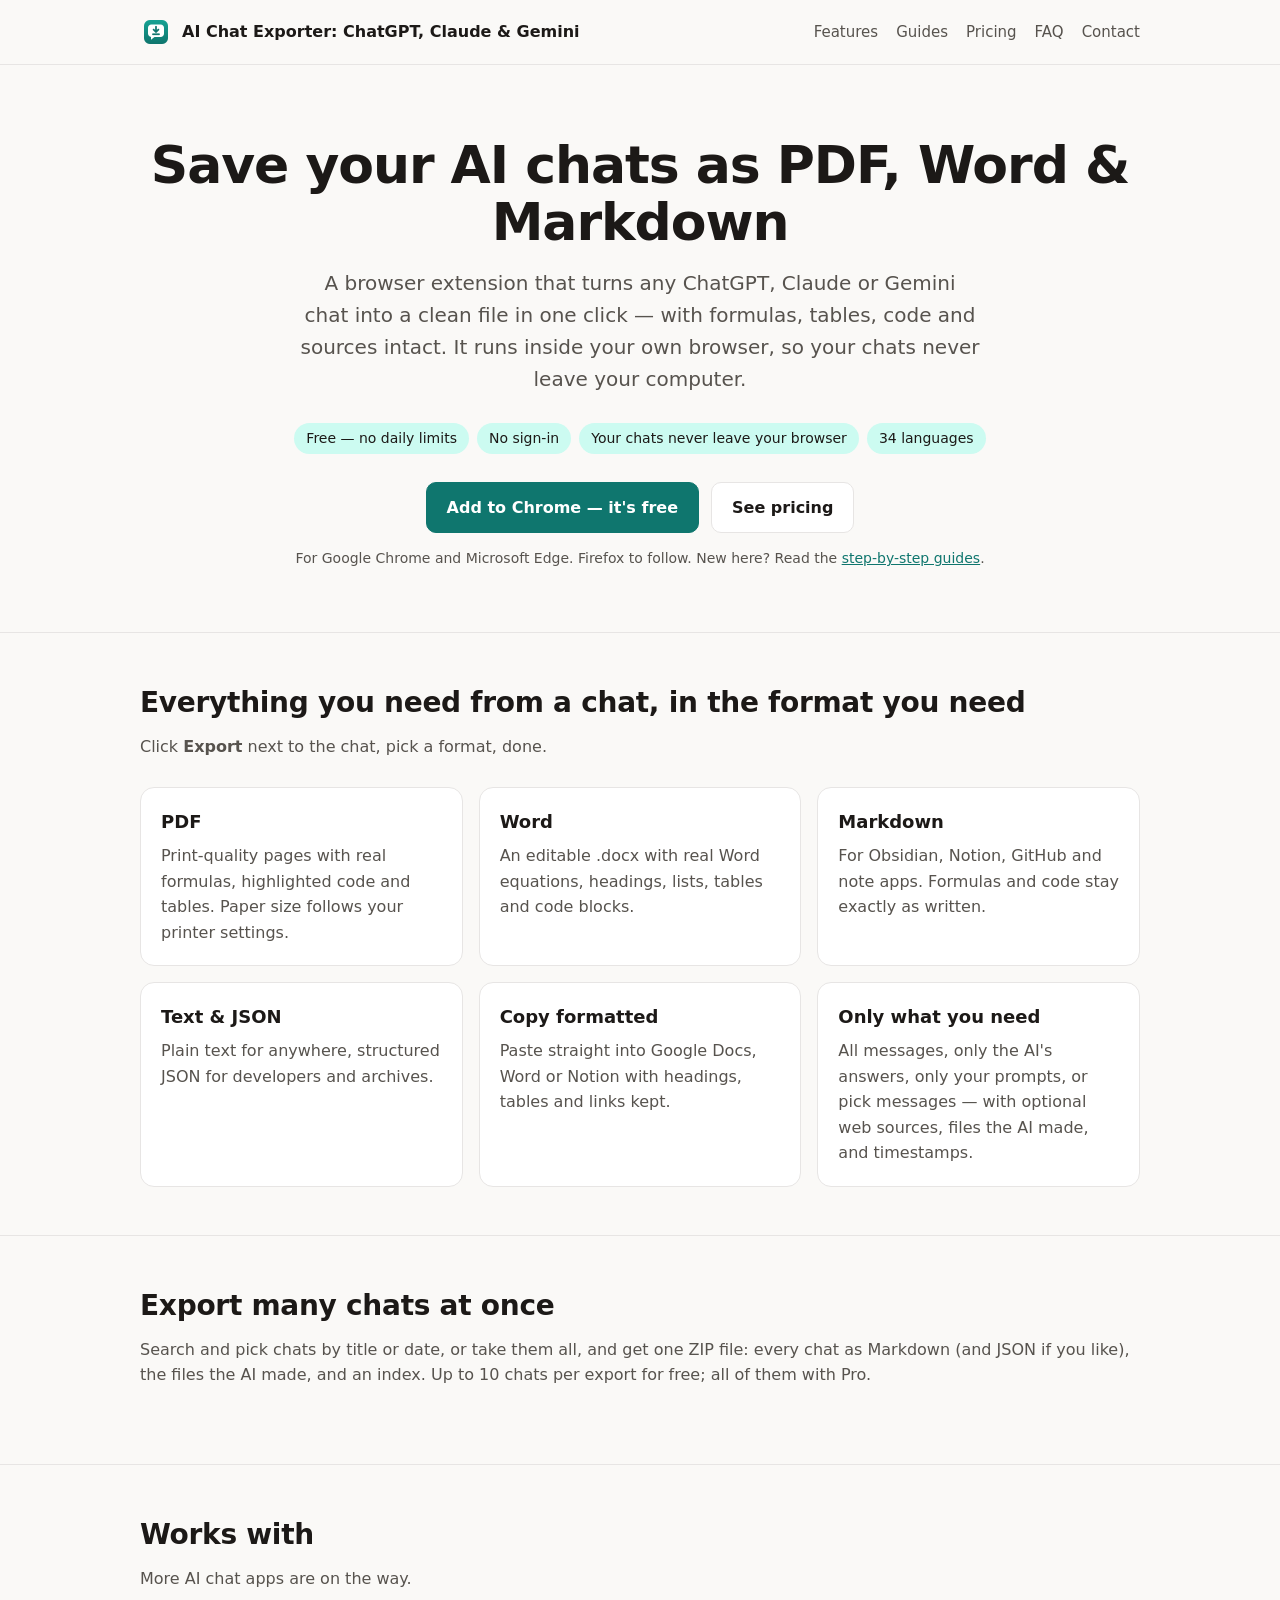
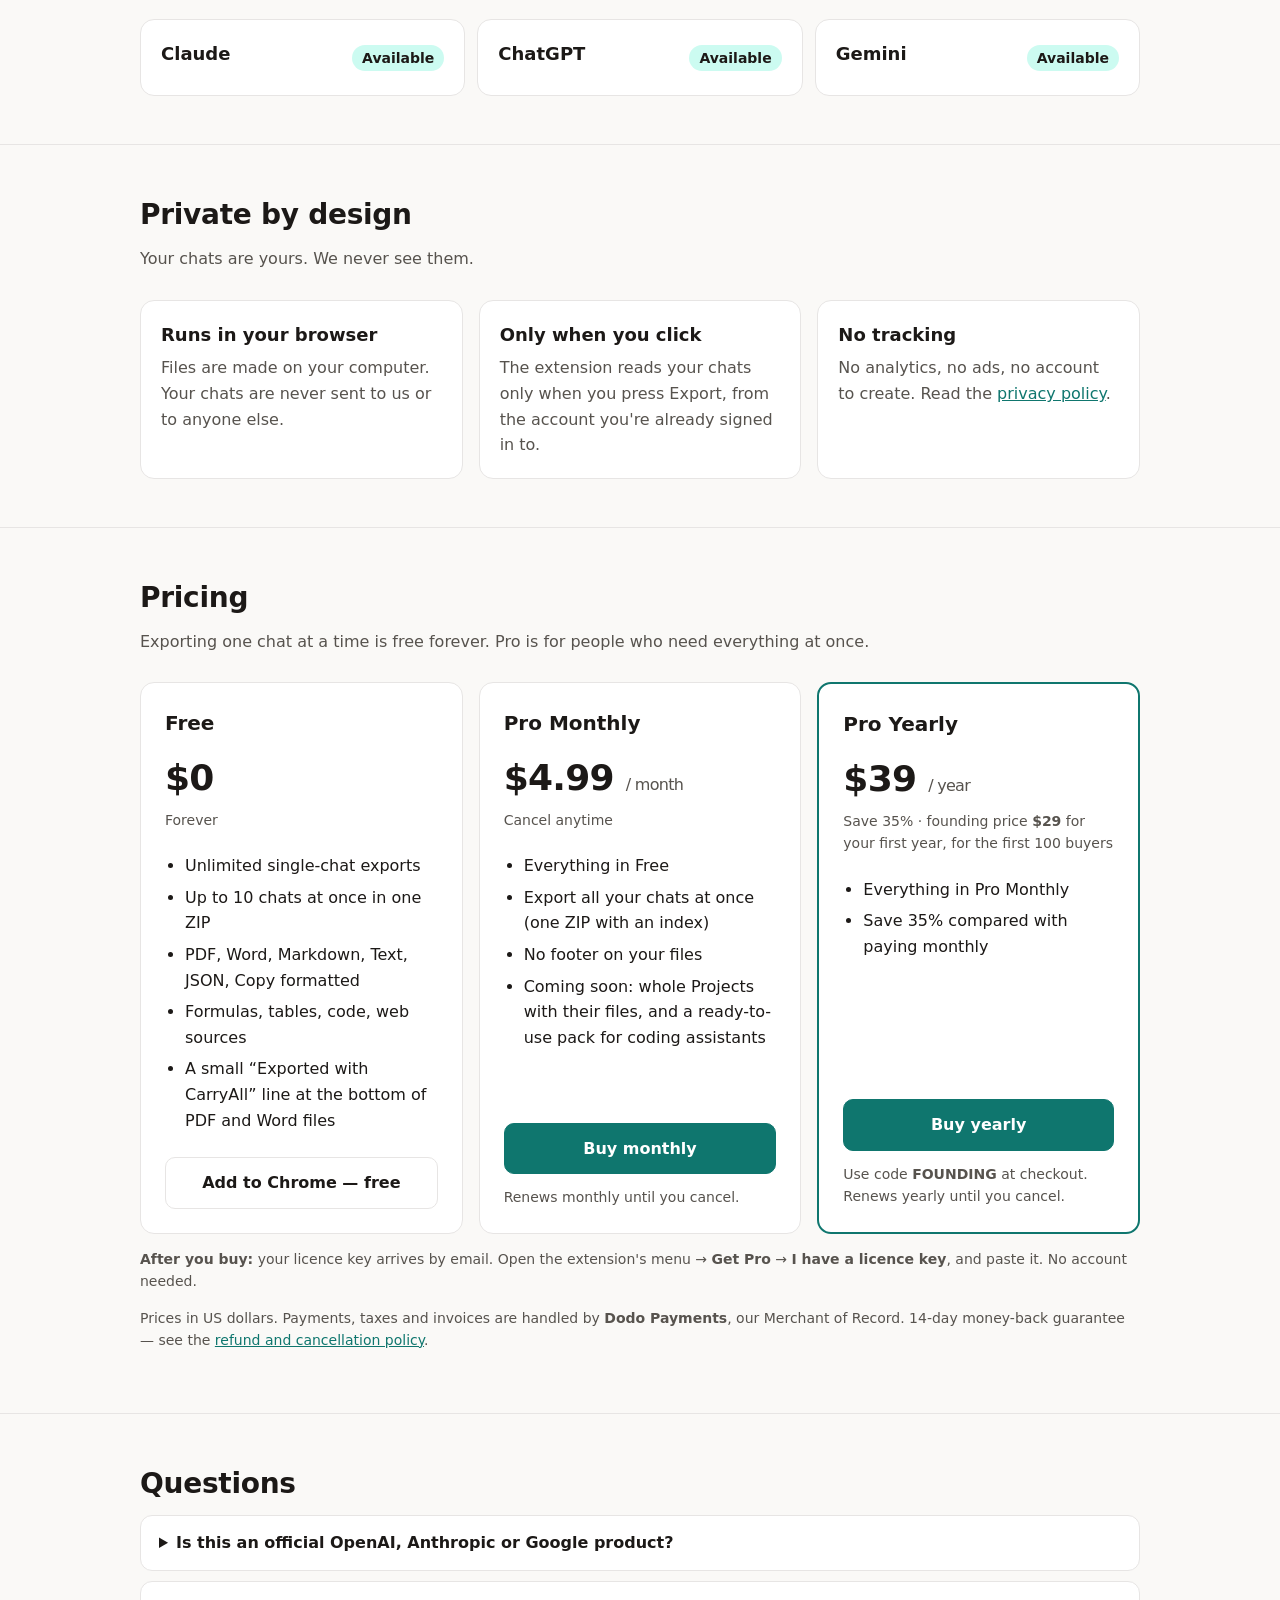
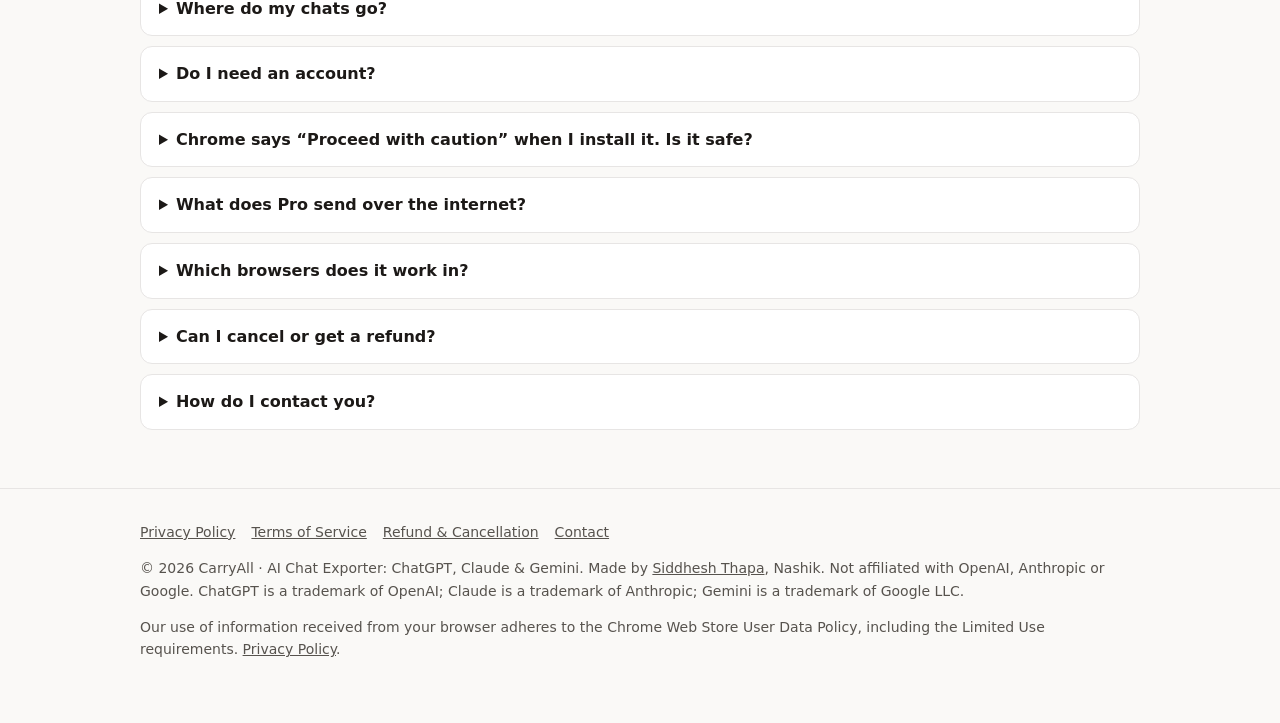
<file: index.html>
<!doctype html>
<html lang="en">
<head>
  <meta charset="utf-8">
  <meta name="viewport" content="width=device-width, initial-scale=1">
  <title>AI Chat Exporter: ChatGPT, Claude & Gemini – Save AI Chats as PDF, Word &amp; Markdown</title>
  <meta name="description" content="Free browser extension: save ChatGPT, Claude and Gemini chats as PDF, Word or Markdown with formulas, tables and sources. No daily limits, no sign-in.">
  <link rel="canonical" href="https://carryall.siddheshthapa.com/">
  <meta name="google-site-verification" content="2CqYBcYnv7c4rPXcs3INkwme1EaiSD_6YQWEVBc6VP4" />
  <meta property="og:type" content="website">
  <meta property="og:title" content="AI Chat Exporter: ChatGPT, Claude &amp; Gemini">
  <meta property="og:description" content="Save ChatGPT, Claude and Gemini chats as PDF, Word or Markdown. Free, no daily limits, no sign-in.">
  <meta property="og:url" content="https://carryall.siddheshthapa.com/">
  <meta property="og:image" content="https://carryall.siddheshthapa.com/img/export-window.png">
  <script type="application/ld+json">{"@context": "https://schema.org", "@type": "SoftwareApplication", "name": "AI Chat Exporter: ChatGPT, Claude & Gemini", "applicationCategory": "BrowserApplication", "operatingSystem": "Chrome", "url": "https://carryall.siddheshthapa.com/", "downloadUrl": "https://chromewebstore.google.com/detail/cfgjpdpemgojclmdnhbajaedgchlddhd", "offers": {"@type": "Offer", "price": "0", "priceCurrency": "USD"}, "publisher": {"@type": "Organization", "name": "CarryAll"}}</script>
  <link rel="icon" type="image/png" href="icon.png">
  <link rel="stylesheet" href="style.css">
</head>
<body>
  <header class="site">
    <div class="wrap">
      <a class="brand" href="./">
        <img src="icon.png" width="32" height="32" alt="">
        AI Chat Exporter: ChatGPT, Claude & Gemini
      </a>
      <nav class="site" aria-label="Main">
        <a href="#features">Features</a>
        <a href="guides/">Guides</a>
        <a href="#pricing">Pricing</a>
        <a href="#faq">FAQ</a>
        <a href="mailto:siddheshthapa02@gmail.com">Contact</a>
      </nav>
    </div>
  </header>

  <main>
    <section class="hero">
      <div class="wrap">
        <h1>Save your AI chats as PDF, Word &amp; Markdown</h1>
        <p class="lead">A browser extension that turns any ChatGPT, Claude or Gemini chat into a clean file in one click — with formulas, tables, code and sources intact. It runs inside your own browser, so your chats never leave your computer.</p>
        <div class="pills">
          <span class="pill">Free — no daily limits</span>
          <span class="pill">No sign-in</span>
          <span class="pill">Your chats never leave your browser</span>
          <span class="pill">34 languages</span>
        </div>
        <div class="actions">
          <a class="btn primary" href="https://chromewebstore.google.com/detail/cfgjpdpemgojclmdnhbajaedgchlddhd">Add to Chrome — it's free</a>
          <a class="btn" href="#pricing">See pricing</a>
        </div>
        <p class="note">For Google Chrome and Microsoft Edge. Firefox to follow. New here? Read the <a href="guides/">step-by-step guides</a>.</p>
      </div>
    </section>

    <section class="block" id="features">
      <div class="wrap">
        <h2>Everything you need from a chat, in the format you need</h2>
        <p class="sub">Click <strong>Export</strong> next to the chat, pick a format, done.</p>
        <div class="grid">
          <div class="card"><h3>PDF</h3><p>Print-quality pages with real formulas, highlighted code and tables. Paper size follows your printer settings.</p></div>
          <div class="card"><h3>Word</h3><p>An editable .docx with real Word equations, headings, lists, tables and code blocks.</p></div>
          <div class="card"><h3>Markdown</h3><p>For Obsidian, Notion, GitHub and note apps. Formulas and code stay exactly as written.</p></div>
          <div class="card"><h3>Text &amp; JSON</h3><p>Plain text for anywhere, structured JSON for developers and archives.</p></div>
          <div class="card"><h3>Copy formatted</h3><p>Paste straight into Google Docs, Word or Notion with headings, tables and links kept.</p></div>
          <div class="card"><h3>Only what you need</h3><p>All messages, only the AI's answers, only your prompts, or pick messages — with optional web sources, files the AI made, and timestamps.</p></div>
        </div>
      </div>
    </section>

    <section class="block" id="many">
      <div class="wrap">
        <h2>Export many chats at once</h2>
        <p class="sub">Search and pick chats by title or date, or take them all, and get one ZIP file: every chat as Markdown (and JSON if you like), the files the AI made, and an index. Up to 10 chats per export for free; all of them with Pro.</p>
      </div>
    </section>

    <section class="block" id="works-with">
      <div class="wrap">
        <h2>Works with</h2>
        <p class="sub">More AI chat apps are on the way.</p>
        <div class="support">
          <div class="card"><h3>Claude</h3><span class="status now">Available</span></div>
          <div class="card"><h3>ChatGPT</h3><span class="status now">Available</span></div>
          <div class="card"><h3>Gemini</h3><span class="status now">Available</span></div>
        </div>
      </div>
    </section>

    <section class="block" id="privacy">
      <div class="wrap">
        <h2>Private by design</h2>
        <p class="sub">Your chats are yours. We never see them.</p>
        <div class="grid">
          <div class="card"><h3>Runs in your browser</h3><p>Files are made on your computer. Your chats are never sent to us or to anyone else.</p></div>
          <div class="card"><h3>Only when you click</h3><p>The extension reads your chats only when you press Export, from the account you're already signed in to.</p></div>
          <div class="card"><h3>No tracking</h3><p>No analytics, no ads, no account to create. Read the <a href="privacy.html">privacy policy</a>.</p></div>
        </div>
      </div>
    </section>

    <section class="block" id="pricing">
      <div class="wrap">
        <h2>Pricing</h2>
        <p class="sub">Exporting one chat at a time is free forever. Pro is for people who need everything at once.</p>
        <div class="plans">
          <div class="plan">
            <h3>Free</h3>
            <div class="price">$0</div>
            <div class="tag">Forever</div>
            <ul>
              <li>Unlimited single-chat exports</li>
              <li>Up to 10 chats at once in one ZIP</li>
              <li>PDF, Word, Markdown, Text, JSON, Copy formatted</li>
              <li>Formulas, tables, code, web sources</li>
              <li>A small “Exported with CarryAll” line at the bottom of PDF and Word files</li>
            </ul>
            <a class="btn buy" href="https://chromewebstore.google.com/detail/cfgjpdpemgojclmdnhbajaedgchlddhd">Add to Chrome — free</a>
          </div>
          <div class="plan">
            <h3>Pro Monthly</h3>
            <div class="price">$4.99 <small>/ month</small></div>
            <div class="tag">Cancel anytime</div>
            <ul>
              <li>Everything in Free</li>
              <li>Export all your chats at once (one ZIP with an index)</li>
              <li>No footer on your files</li>
              <li>Coming soon: whole Projects with their files, and a ready-to-use pack for coding assistants</li>
            </ul>
            <a class="btn primary buy" href="https://checkout.dodopayments.com/buy/pdt_0Nq2MKqJ1z8Gg0iIPTLTa?quantity=1" rel="noopener">Buy monthly</a>
            <div class="foot">Renews monthly until you cancel.</div>
          </div>
          <div class="plan featured">
            <h3>Pro Yearly</h3>
            <div class="price">$39 <small>/ year</small></div>
            <div class="tag">Save 35% · founding price <strong>$29</strong> for your first year, for the first 100 buyers</div>
            <ul>
              <li>Everything in Pro Monthly</li>
              <li>Save 35% compared with paying monthly</li>
            </ul>
            <a class="btn primary buy" href="https://checkout.dodopayments.com/buy/pdt_0Nq2MKd8LaI1vHMD9jIda?quantity=1" rel="noopener">Buy yearly</a>
            <div class="foot">Use code <strong>FOUNDING</strong> at checkout. Renews yearly until you cancel.</div>
          </div>
        </div>
        <p class="note"><strong>After you buy:</strong> your licence key arrives by email. Open the extension's menu → <strong>Get Pro</strong> → <strong>I have a licence key</strong>, and paste it. No account needed.</p>
        <p class="note">Prices in US dollars. Payments, taxes and invoices are handled by <strong>Dodo Payments</strong>, our Merchant of Record. 14-day money-back guarantee — see the <a href="refund.html">refund and cancellation policy</a>.</p>
      </div>
    </section>

    <section class="block" id="faq">
      <div class="wrap">
        <h2>Questions</h2>
        <details><summary>Is this an official OpenAI, Anthropic or Google product?</summary><p>No. It's an independent tool. It is not affiliated with, endorsed by or sponsored by OpenAI, Anthropic or Google.</p></details>
        <details><summary>Where do my chats go?</summary><p>Nowhere. The extension reads the chat you're looking at, builds the file on your computer, and saves it to your Downloads folder. We never receive your chats.</p></details>
        <details><summary>Do I need an account?</summary><p>No. Install it and click Export. Pro is unlocked with a licence key that's emailed to you after purchase.</p></details>
        <details><summary>Chrome says “Proceed with caution” when I install it. Is it safe?</summary><p>Chrome shows that message only to people who turned on Enhanced protection, for extensions from publishers who are new to the Chrome Web Store. It isn’t a malware warning: Google says that for new developers “it generally takes a few months to become trusted” (<a href="https://support.google.com/chrome/answer/2664769">Google’s explanation</a>). We published our first version in October 2026. The extension runs only on chatgpt.com, claude.ai and gemini.google.com, and your chats never reach us — see the Privacy section of the store page and our <a href="privacy.html">privacy policy</a>. If you’re happy with that, click <strong>Continue to install</strong>.</p></details>
        <details><summary>What does Pro send over the internet?</summary><p>Only your licence key. When you activate it, and about once a week after that, the extension checks it with Dodo Payments, our payment provider. Your chats are never sent. Details in the <a href="privacy.html">privacy policy</a>.</p></details>
        <details><summary>Which browsers does it work in?</summary><p>Google Chrome and Microsoft Edge. Firefox is planned.</p></details>
        <details><summary>Can I cancel or get a refund?</summary><p>Yes. Cancel Pro anytime, monthly or yearly, and every first purchase has a 14-day money-back guarantee. Details in the <a href="refund.html">refund and cancellation policy</a>.</p></details>
        <details><summary>How do I contact you?</summary><p>Email <a href="mailto:siddheshthapa02@gmail.com">siddheshthapa02@gmail.com</a>. We usually reply within 2 business days.</p></details>
      </div>
    </section>
  </main>

  <footer class="site">
    <div class="wrap">
      <nav aria-label="Legal">
        <a href="privacy.html">Privacy Policy</a>
        <a href="terms.html">Terms of Service</a>
        <a href="refund.html">Refund &amp; Cancellation</a>
        <a href="mailto:siddheshthapa02@gmail.com">Contact</a>
      </nav>
      <p>© 2026 CarryAll · AI Chat Exporter: ChatGPT, Claude & Gemini. Made by <a href="https://siddheshthapa.com/about/">Siddhesh Thapa</a>, Nashik. Not affiliated with OpenAI, Anthropic or Google. ChatGPT is a trademark of OpenAI; Claude is a trademark of Anthropic; Gemini is a trademark of Google LLC.</p>
      <p>Our use of information received from your browser adheres to the Chrome Web Store User Data Policy, including the Limited Use requirements. <a href="privacy.html">Privacy Policy</a>.</p>
    </div>
  </footer>
</body>
</html>
</file>
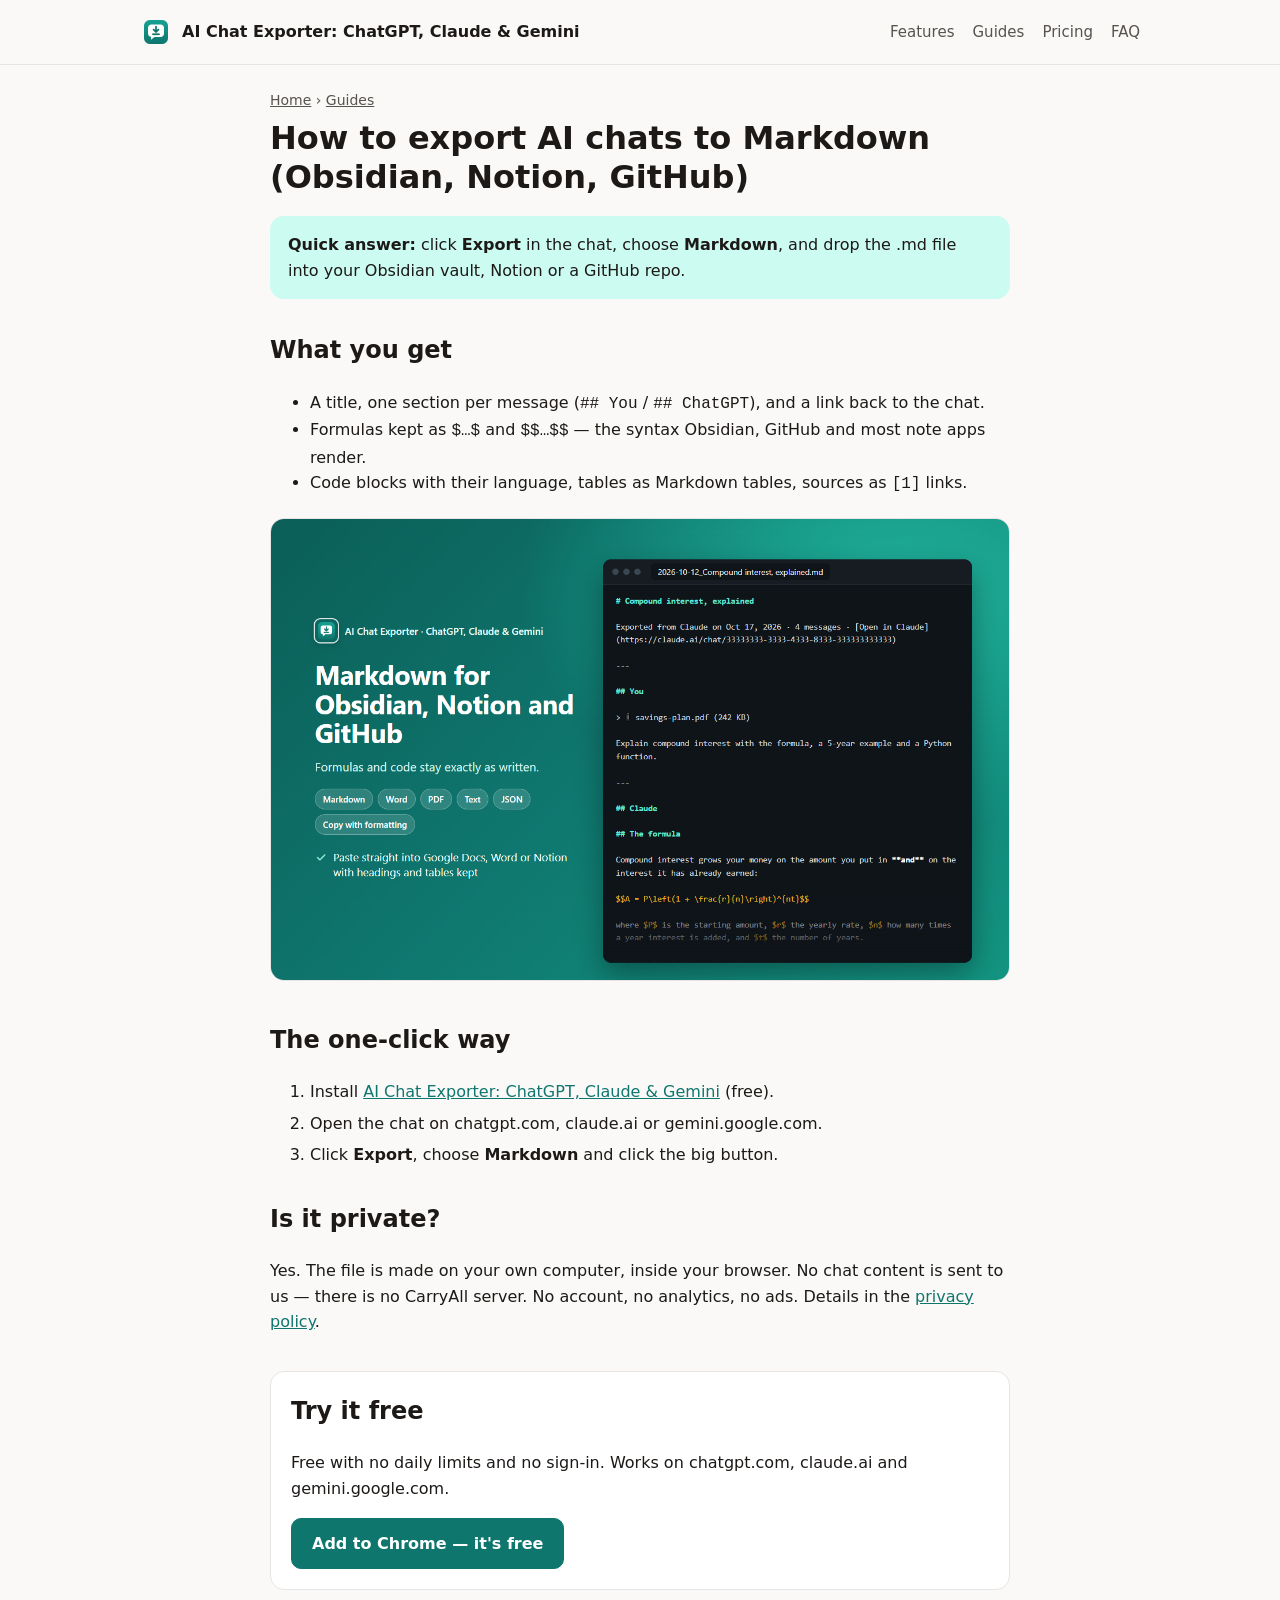
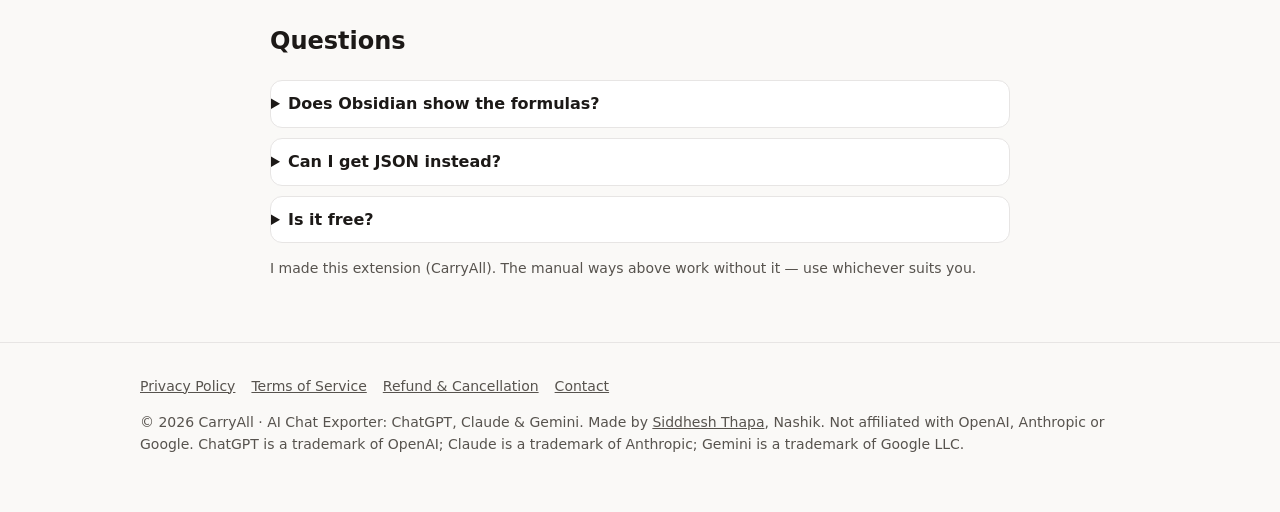
<file: ai-chat-to-markdown/index.html>
<!doctype html>
<html lang="en">
<head>
  <meta charset="utf-8">
  <meta name="viewport" content="width=device-width, initial-scale=1">
  <title>Export ChatGPT &amp; Claude Chats to Markdown for Obsidian &amp; Notion</title>
  <meta name="description" content="Save ChatGPT, Claude and Gemini chats as clean Markdown for Obsidian, Notion or GitHub — formulas and code exactly as written.">
  <link rel="canonical" href="https://carryall.siddheshthapa.com/ai-chat-to-markdown/">
  <meta property="og:type" content="article">
  <meta property="og:title" content="Export ChatGPT &amp; Claude Chats to Markdown for Obsidian &amp; Notion">
  <meta property="og:description" content="Save ChatGPT, Claude and Gemini chats as clean Markdown for Obsidian, Notion or GitHub — formulas and code exactly as written.">
  <meta property="og:url" content="https://carryall.siddheshthapa.com/ai-chat-to-markdown/">
  <meta property="og:image" content="https://carryall.siddheshthapa.com/img/markdown.png">
  <link rel="icon" type="image/png" href="../icon.png">
  <link rel="stylesheet" href="../style.css">
  <script type="application/ld+json">{"@context": "https://schema.org", "@type": "FAQPage", "mainEntity": [{"@type": "Question", "name": "Does Obsidian show the formulas?", "acceptedAnswer": {"@type": "Answer", "text": "Yes. Obsidian renders $…$ and $$…$$ math."}}, {"@type": "Question", "name": "Can I get JSON instead?", "acceptedAnswer": {"@type": "Answer", "text": "Yes, choose JSON for structured data for your own tools."}}, {"@type": "Question", "name": "Is it free?", "acceptedAnswer": {"@type": "Answer", "text": "Exporting one chat at a time is free and unlimited."}}]}</script>
</head>
<body>
  <header class="site">
    <div class="wrap">
      <a class="brand" href="../"><img src="../icon.png" width="32" height="32" alt="">AI Chat Exporter: ChatGPT, Claude & Gemini</a>
      <nav class="site" aria-label="Main">
        <a href="../#features">Features</a>
        <a href="../guides/">Guides</a>
        <a href="../#pricing">Pricing</a>
        <a href="../#faq">FAQ</a>
      </nav>
    </div>
  </header>
  <main class="guide wrap">
    <p class="crumbs"><a href="../">Home</a> › <a href="../guides/">Guides</a></p>
    <h1>How to export AI chats to Markdown (Obsidian, Notion, GitHub)</h1>
    <div class="answer"><strong>Quick answer:</strong> click <strong>Export</strong> in the chat, choose <strong>Markdown</strong>, and drop the .md file into your Obsidian vault, Notion or a GitHub repo.</div>
    <h2>What you get</h2>
    <ul>
      <li>A title, one section per message (<code>## You</code> / <code>## ChatGPT</code>), and a link back to the chat.</li>
      <li>Formulas kept as <code>$…$</code> and <code>$$…$$</code> — the syntax Obsidian, GitHub and most note apps render.</li>
      <li>Code blocks with their language, tables as Markdown tables, sources as <code>[1]</code> links.</li>
    </ul>
    <figure><img src="../img/markdown.png" alt="A chat exported as Markdown" width="1280" height="800" loading="lazy"></figure>
    <h2>The one-click way</h2>
    <ol class="steps">
      <li>Install <a href="https://chromewebstore.google.com/detail/cfgjpdpemgojclmdnhbajaedgchlddhd">AI Chat Exporter: ChatGPT, Claude & Gemini</a> (free).</li>
      <li>Open the chat on chatgpt.com, claude.ai or gemini.google.com.</li>
      <li>Click <strong>Export</strong>, choose <strong>Markdown</strong> and click the big button.</li>
    </ol>
    <h2>Is it private?</h2>
    <p>Yes. The file is made on your own computer, inside your browser. No chat content is sent to us — there is no CarryAll server. No account, no analytics, no ads. Details in the <a href="../privacy.html">privacy policy</a>.</p>
    <section class="cta">
      <h2>Try it free</h2>
      <p>Free with no daily limits and no sign-in. Works on chatgpt.com, claude.ai and gemini.google.com.</p>
      <a class="btn primary" href="https://chromewebstore.google.com/detail/cfgjpdpemgojclmdnhbajaedgchlddhd">Add to Chrome — it's free</a>
    </section>
    <section id="faq">
      <h2>Questions</h2>
      <details><summary>Does Obsidian show the formulas?</summary><p>Yes. Obsidian renders $…$ and $$…$$ math.</p></details><details><summary>Can I get JSON instead?</summary><p>Yes, choose JSON for structured data for your own tools.</p></details><details><summary>Is it free?</summary><p>Exporting one chat at a time is free and unlimited.</p></details>
    </section>
    <p class="disclose">I made this extension (CarryAll). The manual ways above work without it — use whichever suits you.</p>
  </main>
  <footer class="site">
    <div class="wrap">
      <nav aria-label="Legal">
        <a href="../privacy.html">Privacy Policy</a>
        <a href="../terms.html">Terms of Service</a>
        <a href="../refund.html">Refund &amp; Cancellation</a>
        <a href="mailto:siddheshthapa02@gmail.com">Contact</a>
      </nav>
      <p>© 2026 CarryAll · AI Chat Exporter: ChatGPT, Claude & Gemini. Made by <a href="https://siddheshthapa.com/about/">Siddhesh Thapa</a>, Nashik. Not affiliated with OpenAI, Anthropic or Google. ChatGPT is a trademark of OpenAI; Claude is a trademark of Anthropic; Gemini is a trademark of Google LLC.</p>
    </div>
  </footer>
</body>
</html>
</file>
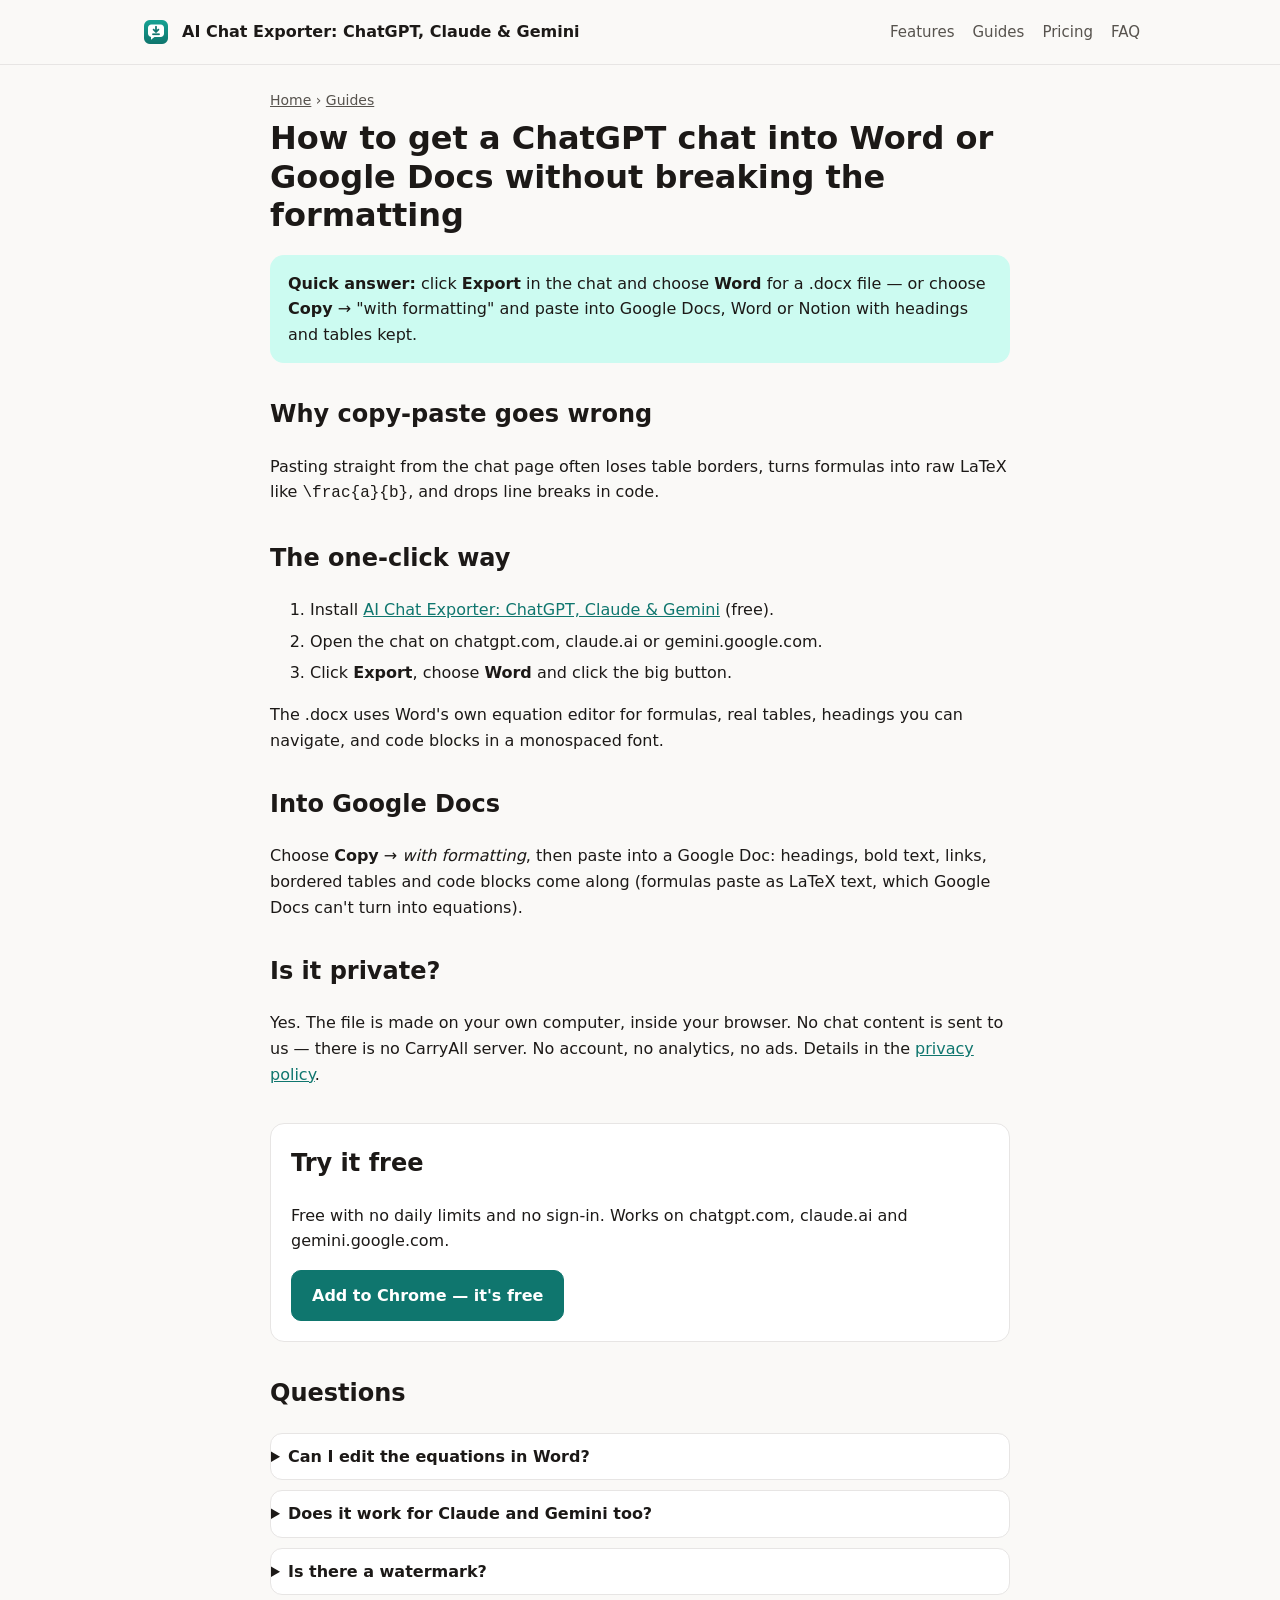
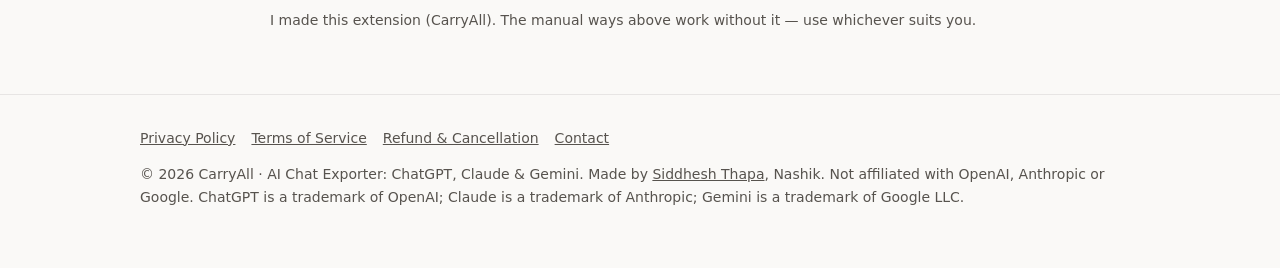
<file: chatgpt-to-word/index.html>
<!doctype html>
<html lang="en">
<head>
  <meta charset="utf-8">
  <meta name="viewport" content="width=device-width, initial-scale=1">
  <title>ChatGPT to Word (.docx) with Real Equations – Free Export</title>
  <meta name="description" content="Turn a ChatGPT, Claude or Gemini chat into an editable Word document with real equations, tables and headings — or paste it into Google Docs.">
  <link rel="canonical" href="https://carryall.siddheshthapa.com/chatgpt-to-word/">
  <meta property="og:type" content="article">
  <meta property="og:title" content="ChatGPT to Word (.docx) with Real Equations – Free Export">
  <meta property="og:description" content="Turn a ChatGPT, Claude or Gemini chat into an editable Word document with real equations, tables and headings — or paste it into Google Docs.">
  <meta property="og:url" content="https://carryall.siddheshthapa.com/chatgpt-to-word/">
  <meta property="og:image" content="https://carryall.siddheshthapa.com/img/pdf-page.png">
  <link rel="icon" type="image/png" href="../icon.png">
  <link rel="stylesheet" href="../style.css">
  <script type="application/ld+json">{"@context": "https://schema.org", "@type": "FAQPage", "mainEntity": [{"@type": "Question", "name": "Can I edit the equations in Word?", "acceptedAnswer": {"@type": "Answer", "text": "Yes. They are real Word equations, not pictures."}}, {"@type": "Question", "name": "Does it work for Claude and Gemini too?", "acceptedAnswer": {"@type": "Answer", "text": "Yes, on claude.ai and gemini.google.com as well."}}, {"@type": "Question", "name": "Is there a watermark?", "acceptedAnswer": {"@type": "Answer", "text": "Free files carry one small \"Exported with CarryAll\" line at the bottom."}}]}</script>
</head>
<body>
  <header class="site">
    <div class="wrap">
      <a class="brand" href="../"><img src="../icon.png" width="32" height="32" alt="">AI Chat Exporter: ChatGPT, Claude & Gemini</a>
      <nav class="site" aria-label="Main">
        <a href="../#features">Features</a>
        <a href="../guides/">Guides</a>
        <a href="../#pricing">Pricing</a>
        <a href="../#faq">FAQ</a>
      </nav>
    </div>
  </header>
  <main class="guide wrap">
    <p class="crumbs"><a href="../">Home</a> › <a href="../guides/">Guides</a></p>
    <h1>How to get a ChatGPT chat into Word or Google Docs without breaking the formatting</h1>
    <div class="answer"><strong>Quick answer:</strong> click <strong>Export</strong> in the chat and choose <strong>Word</strong> for a .docx file — or choose <strong>Copy</strong> → "with formatting" and paste into Google Docs, Word or Notion with headings and tables kept.</div>
    <h2>Why copy-paste goes wrong</h2>
    <p>Pasting straight from the chat page often loses table borders, turns formulas into raw LaTeX like <code>\frac{a}{b}</code>, and drops line breaks in code.</p>
    <h2>The one-click way</h2>
    <ol class="steps">
      <li>Install <a href="https://chromewebstore.google.com/detail/cfgjpdpemgojclmdnhbajaedgchlddhd">AI Chat Exporter: ChatGPT, Claude & Gemini</a> (free).</li>
      <li>Open the chat on chatgpt.com, claude.ai or gemini.google.com.</li>
      <li>Click <strong>Export</strong>, choose <strong>Word</strong> and click the big button.</li>
    </ol>
    <p>The .docx uses Word's own equation editor for formulas, real tables, headings you can navigate, and code blocks in a monospaced font.</p>
    <h2>Into Google Docs</h2>
    <p>Choose <strong>Copy</strong> → <em>with formatting</em>, then paste into a Google Doc: headings, bold text, links, bordered tables and code blocks come along (formulas paste as LaTeX text, which Google Docs can't turn into equations).</p>
    <h2>Is it private?</h2>
    <p>Yes. The file is made on your own computer, inside your browser. No chat content is sent to us — there is no CarryAll server. No account, no analytics, no ads. Details in the <a href="../privacy.html">privacy policy</a>.</p>
    <section class="cta">
      <h2>Try it free</h2>
      <p>Free with no daily limits and no sign-in. Works on chatgpt.com, claude.ai and gemini.google.com.</p>
      <a class="btn primary" href="https://chromewebstore.google.com/detail/cfgjpdpemgojclmdnhbajaedgchlddhd">Add to Chrome — it's free</a>
    </section>
    <section id="faq">
      <h2>Questions</h2>
      <details><summary>Can I edit the equations in Word?</summary><p>Yes. They are real Word equations, not pictures.</p></details><details><summary>Does it work for Claude and Gemini too?</summary><p>Yes, on claude.ai and gemini.google.com as well.</p></details><details><summary>Is there a watermark?</summary><p>Free files carry one small "Exported with CarryAll" line at the bottom.</p></details>
    </section>
    <p class="disclose">I made this extension (CarryAll). The manual ways above work without it — use whichever suits you.</p>
  </main>
  <footer class="site">
    <div class="wrap">
      <nav aria-label="Legal">
        <a href="../privacy.html">Privacy Policy</a>
        <a href="../terms.html">Terms of Service</a>
        <a href="../refund.html">Refund &amp; Cancellation</a>
        <a href="mailto:siddheshthapa02@gmail.com">Contact</a>
      </nav>
      <p>© 2026 CarryAll · AI Chat Exporter: ChatGPT, Claude & Gemini. Made by <a href="https://siddheshthapa.com/about/">Siddhesh Thapa</a>, Nashik. Not affiliated with OpenAI, Anthropic or Google. ChatGPT is a trademark of OpenAI; Claude is a trademark of Anthropic; Gemini is a trademark of Google LLC.</p>
    </div>
  </footer>
</body>
</html>
</file>
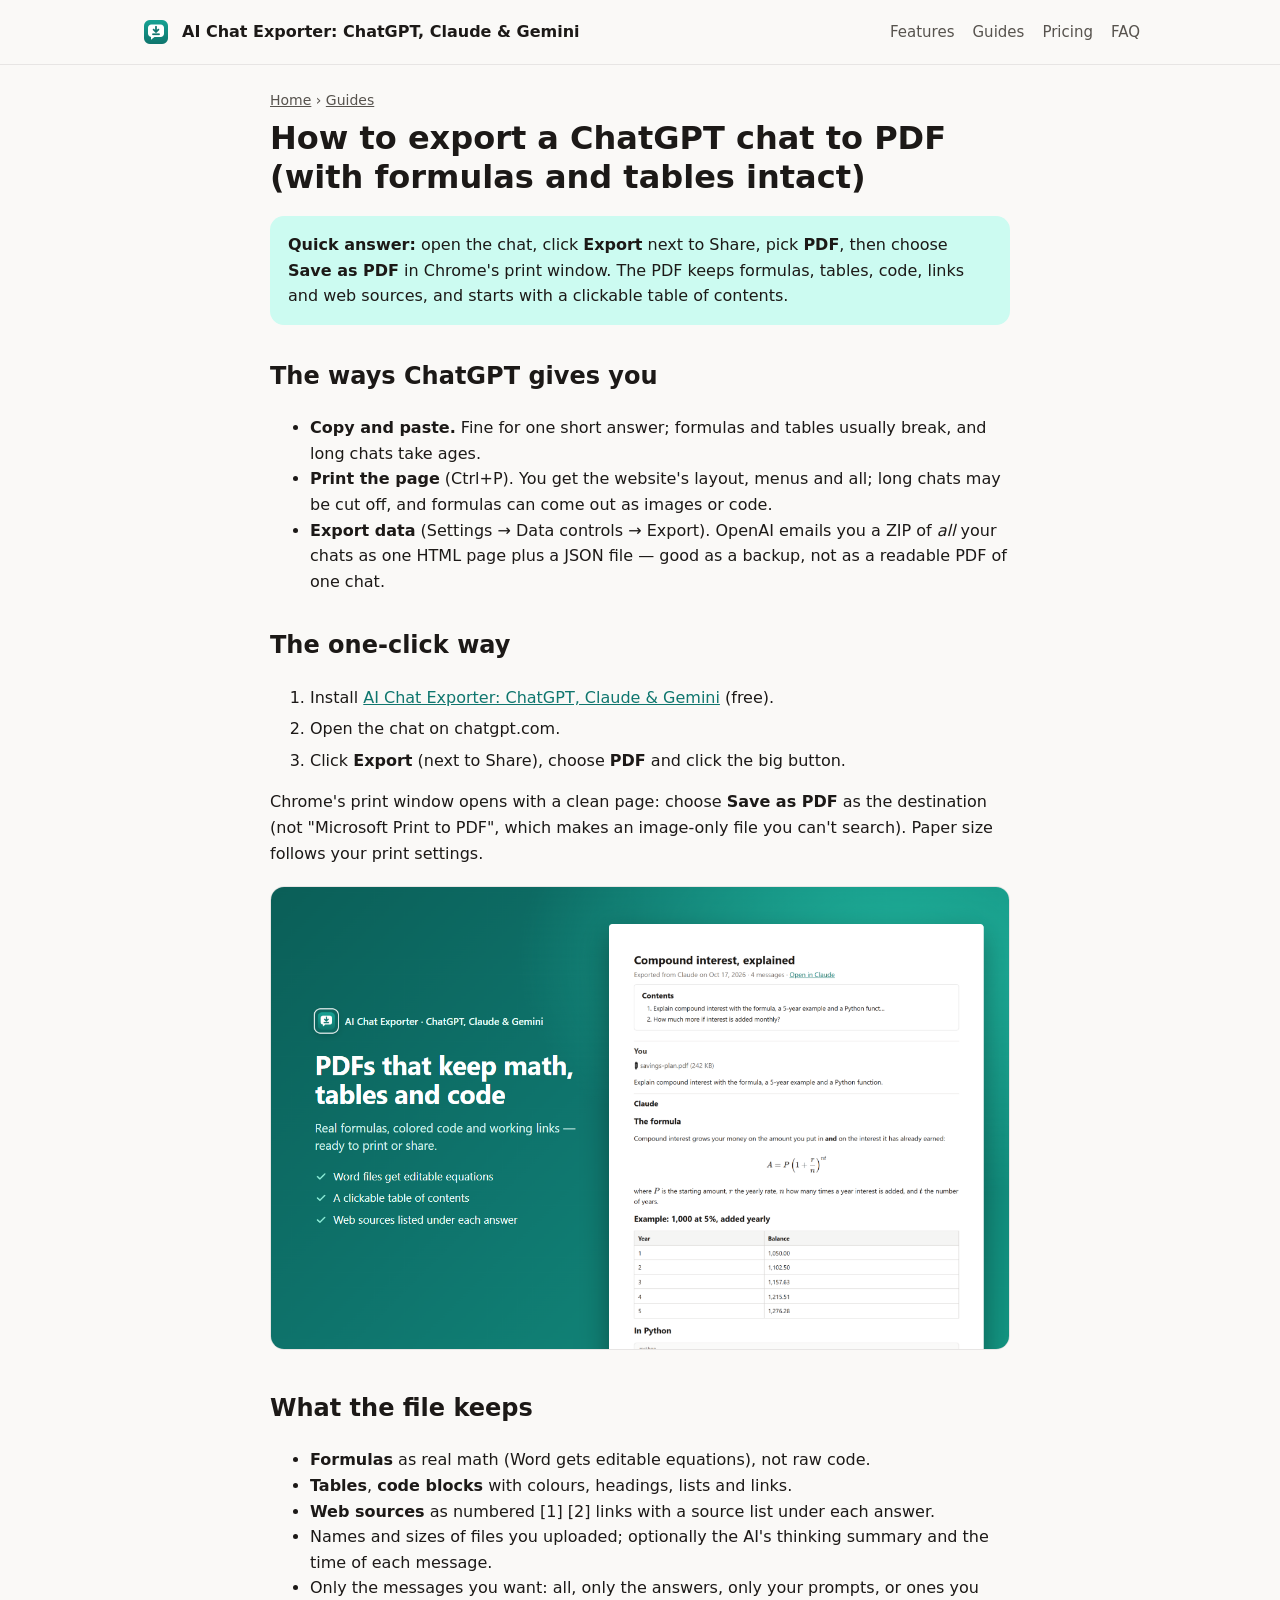
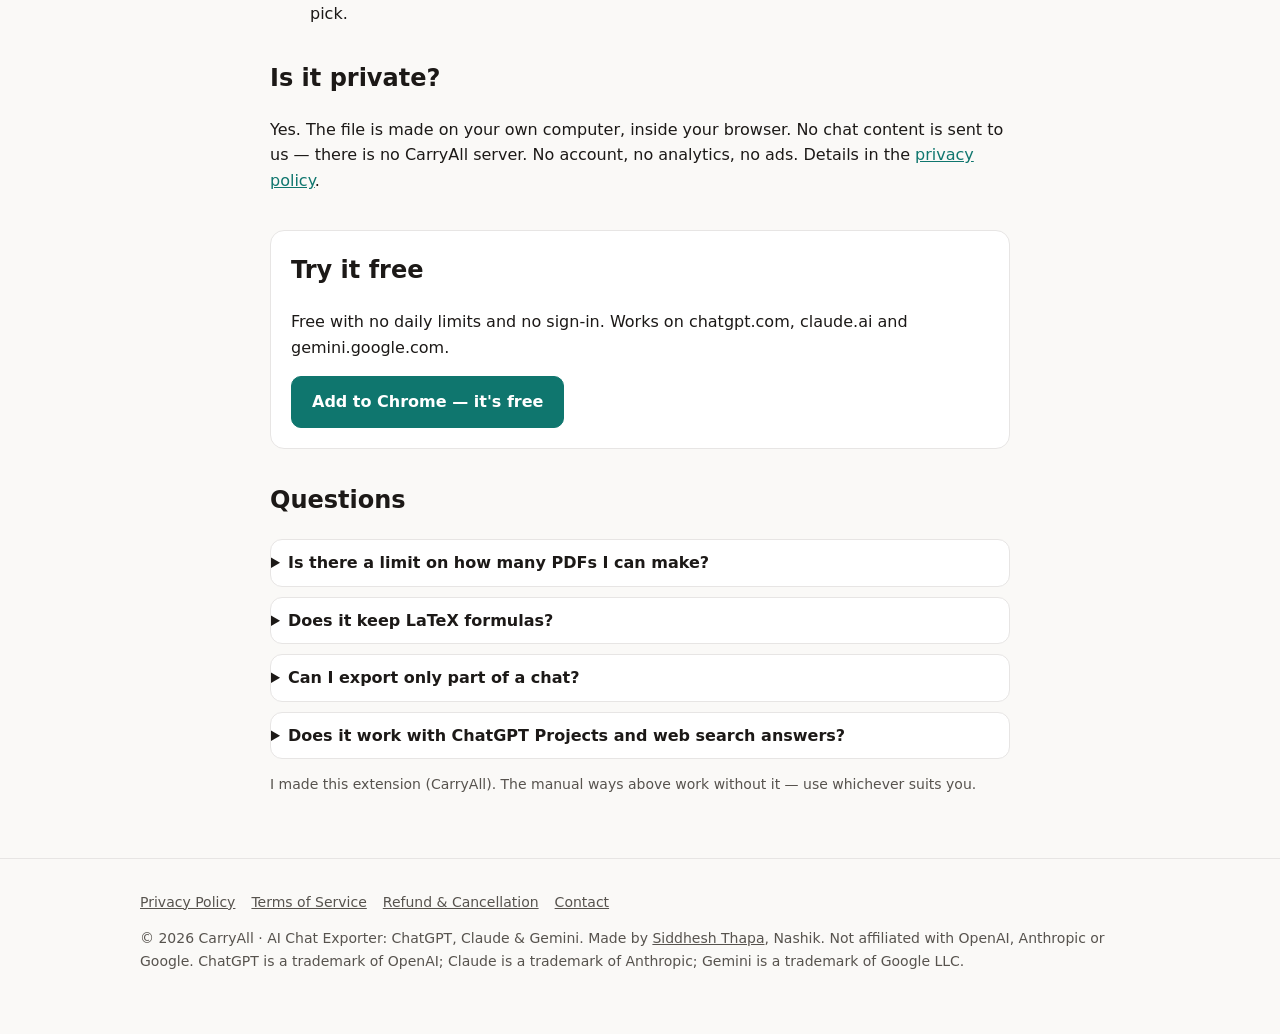
<file: export-chatgpt-to-pdf/index.html>
<!doctype html>
<html lang="en">
<head>
  <meta charset="utf-8">
  <meta name="viewport" content="width=device-width, initial-scale=1">
  <title>Export ChatGPT to PDF (Free, No Limits) – Formulas &amp; Tables Kept</title>
  <meta name="description" content="How to save a ChatGPT conversation as a clean PDF with formulas, tables, code and sources intact — free, no daily limit, no sign-in.">
  <link rel="canonical" href="https://carryall.siddheshthapa.com/export-chatgpt-to-pdf/">
  <meta property="og:type" content="article">
  <meta property="og:title" content="Export ChatGPT to PDF (Free, No Limits) – Formulas &amp; Tables Kept">
  <meta property="og:description" content="How to save a ChatGPT conversation as a clean PDF with formulas, tables, code and sources intact — free, no daily limit, no sign-in.">
  <meta property="og:url" content="https://carryall.siddheshthapa.com/export-chatgpt-to-pdf/">
  <meta property="og:image" content="https://carryall.siddheshthapa.com/img/pdf-page.png">
  <link rel="icon" type="image/png" href="../icon.png">
  <link rel="stylesheet" href="../style.css">
  <script type="application/ld+json">{"@context": "https://schema.org", "@type": "FAQPage", "mainEntity": [{"@type": "Question", "name": "Is there a limit on how many PDFs I can make?", "acceptedAnswer": {"@type": "Answer", "text": "No. Exporting one chat at a time is free and unlimited, with no sign-in."}}, {"@type": "Question", "name": "Does it keep LaTeX formulas?", "acceptedAnswer": {"@type": "Answer", "text": "Yes. Formulas are drawn as real math in the PDF, and Word files get editable equations."}}, {"@type": "Question", "name": "Can I export only part of a chat?", "acceptedAnswer": {"@type": "Answer", "text": "Yes: all messages, only ChatGPT's answers, only your prompts, or pick messages yourself (Shift-click selects a range)."}}, {"@type": "Question", "name": "Does it work with ChatGPT Projects and web search answers?", "acceptedAnswer": {"@type": "Answer", "text": "Yes for chats inside Projects, and web sources come out as numbered links with a source list."}}]}</script>
</head>
<body>
  <header class="site">
    <div class="wrap">
      <a class="brand" href="../"><img src="../icon.png" width="32" height="32" alt="">AI Chat Exporter: ChatGPT, Claude & Gemini</a>
      <nav class="site" aria-label="Main">
        <a href="../#features">Features</a>
        <a href="../guides/">Guides</a>
        <a href="../#pricing">Pricing</a>
        <a href="../#faq">FAQ</a>
      </nav>
    </div>
  </header>
  <main class="guide wrap">
    <p class="crumbs"><a href="../">Home</a> › <a href="../guides/">Guides</a></p>
    <h1>How to export a ChatGPT chat to PDF (with formulas and tables intact)</h1>
    <div class="answer"><strong>Quick answer:</strong> open the chat, click <strong>Export</strong> next to Share, pick <strong>PDF</strong>, then choose <strong>Save as PDF</strong> in Chrome's print window. The PDF keeps formulas, tables, code, links and web sources, and starts with a clickable table of contents.</div>
    <h2>The ways ChatGPT gives you</h2>
    <ul>
      <li><strong>Copy and paste.</strong> Fine for one short answer; formulas and tables usually break, and long chats take ages.</li>
      <li><strong>Print the page</strong> (Ctrl+P). You get the website's layout, menus and all; long chats may be cut off, and formulas can come out as images or code.</li>
      <li><strong>Export data</strong> (Settings → Data controls → Export). OpenAI emails you a ZIP of <em>all</em> your chats as one HTML page plus a JSON file — good as a backup, not as a readable PDF of one chat.</li>
    </ul>
    <h2>The one-click way</h2>
    <ol class="steps">
      <li>Install <a href="https://chromewebstore.google.com/detail/cfgjpdpemgojclmdnhbajaedgchlddhd">AI Chat Exporter: ChatGPT, Claude & Gemini</a> (free).</li>
      <li>Open the chat on chatgpt.com.</li>
      <li>Click <strong>Export</strong> (next to Share), choose <strong>PDF</strong> and click the big button.</li>
    </ol>
    <p>Chrome's print window opens with a clean page: choose <strong>Save as PDF</strong> as the destination (not "Microsoft Print to PDF", which makes an image-only file you can't search). Paper size follows your print settings.</p>
    <figure><img src="../img/pdf-page.png" alt="A ChatGPT chat exported as a PDF with formulas, a table and code" width="1280" height="800" loading="lazy"></figure>
    <h2>What the file keeps</h2>
    <ul>
      <li><strong>Formulas</strong> as real math (Word gets editable equations), not raw code.</li>
      <li><strong>Tables</strong>, <strong>code blocks</strong> with colours, headings, lists and links.</li>
      <li><strong>Web sources</strong> as numbered [1] [2] links with a source list under each answer.</li>
      <li>Names and sizes of files you uploaded; optionally the AI's thinking summary and the time of each message.</li>
      <li>Only the messages you want: all, only the answers, only your prompts, or ones you pick.</li>
    </ul>
    <h2>Is it private?</h2>
    <p>Yes. The file is made on your own computer, inside your browser. No chat content is sent to us — there is no CarryAll server. No account, no analytics, no ads. Details in the <a href="../privacy.html">privacy policy</a>.</p>
    <section class="cta">
      <h2>Try it free</h2>
      <p>Free with no daily limits and no sign-in. Works on chatgpt.com, claude.ai and gemini.google.com.</p>
      <a class="btn primary" href="https://chromewebstore.google.com/detail/cfgjpdpemgojclmdnhbajaedgchlddhd">Add to Chrome — it's free</a>
    </section>
    <section id="faq">
      <h2>Questions</h2>
      <details><summary>Is there a limit on how many PDFs I can make?</summary><p>No. Exporting one chat at a time is free and unlimited, with no sign-in.</p></details><details><summary>Does it keep LaTeX formulas?</summary><p>Yes. Formulas are drawn as real math in the PDF, and Word files get editable equations.</p></details><details><summary>Can I export only part of a chat?</summary><p>Yes: all messages, only ChatGPT's answers, only your prompts, or pick messages yourself (Shift-click selects a range).</p></details><details><summary>Does it work with ChatGPT Projects and web search answers?</summary><p>Yes for chats inside Projects, and web sources come out as numbered links with a source list.</p></details>
    </section>
    <p class="disclose">I made this extension (CarryAll). The manual ways above work without it — use whichever suits you.</p>
  </main>
  <footer class="site">
    <div class="wrap">
      <nav aria-label="Legal">
        <a href="../privacy.html">Privacy Policy</a>
        <a href="../terms.html">Terms of Service</a>
        <a href="../refund.html">Refund &amp; Cancellation</a>
        <a href="mailto:siddheshthapa02@gmail.com">Contact</a>
      </nav>
      <p>© 2026 CarryAll · AI Chat Exporter: ChatGPT, Claude & Gemini. Made by <a href="https://siddheshthapa.com/about/">Siddhesh Thapa</a>, Nashik. Not affiliated with OpenAI, Anthropic or Google. ChatGPT is a trademark of OpenAI; Claude is a trademark of Anthropic; Gemini is a trademark of Google LLC.</p>
    </div>
  </footer>
</body>
</html>
</file>
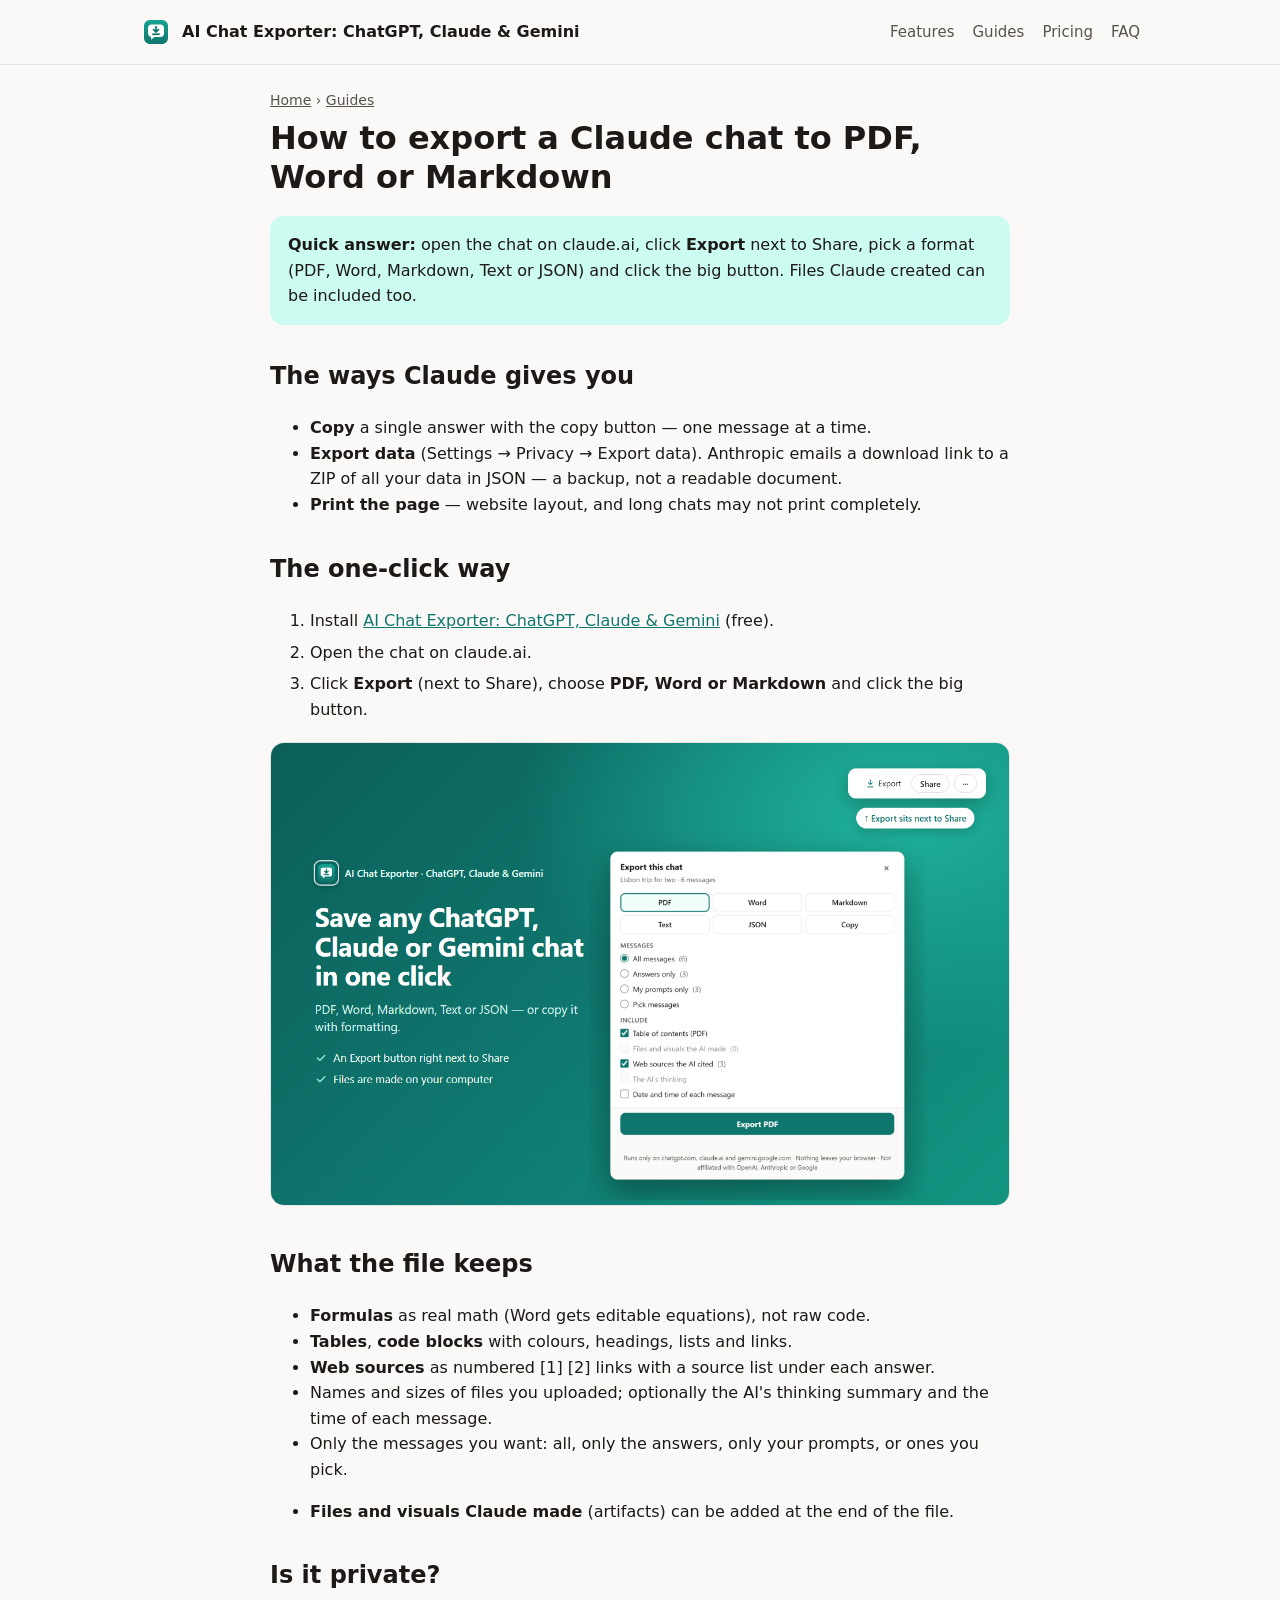
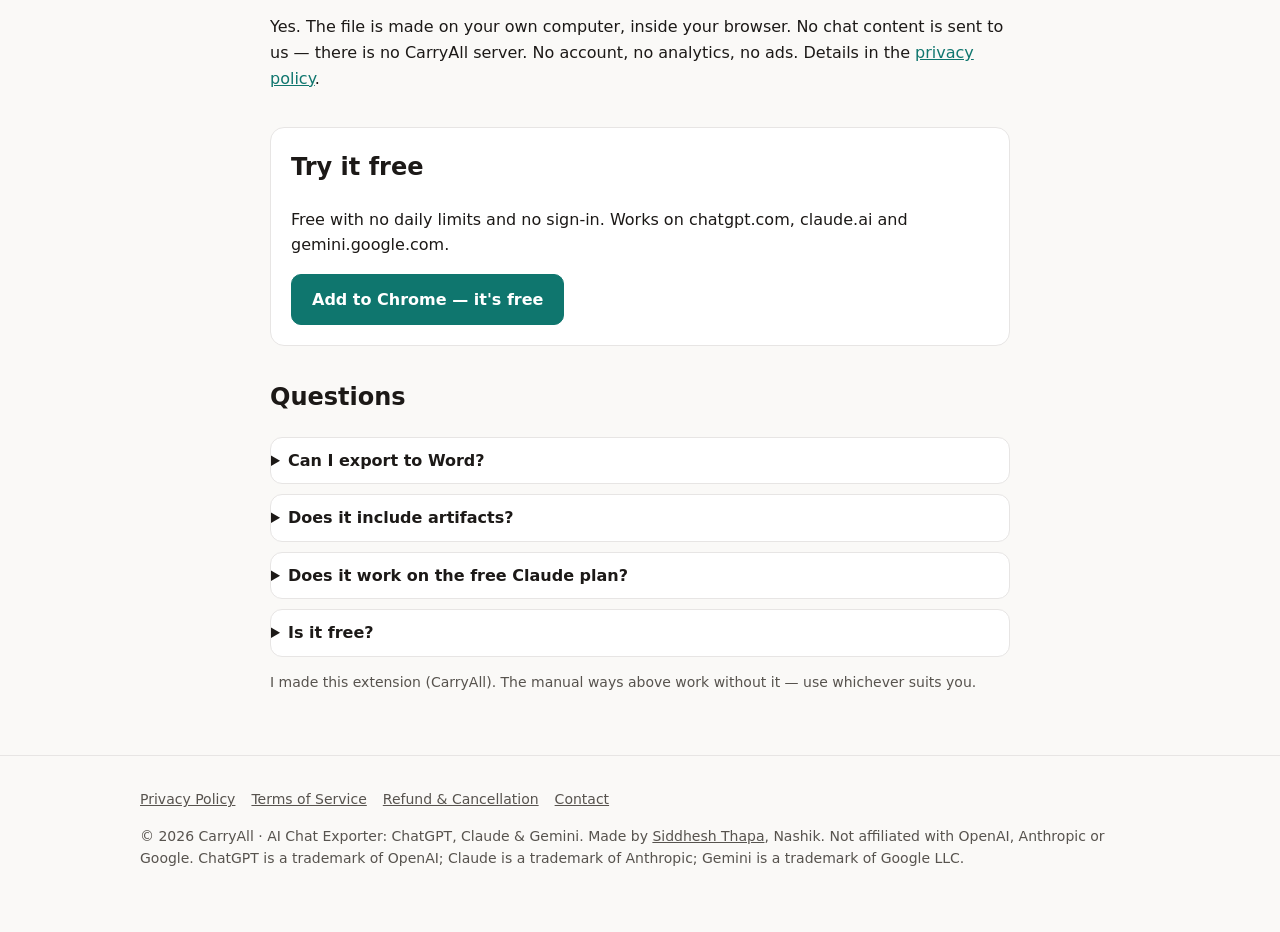
<file: export-claude-chat/index.html>
<!doctype html>
<html lang="en">
<head>
  <meta charset="utf-8">
  <meta name="viewport" content="width=device-width, initial-scale=1">
  <title>Export Claude Chats to PDF, Word &amp; Markdown (Free)</title>
  <meta name="description" content="Save a Claude conversation as PDF, Word or Markdown in one click — code, tables, formulas, files Claude made and web sources kept.">
  <link rel="canonical" href="https://carryall.siddheshthapa.com/export-claude-chat/">
  <meta property="og:type" content="article">
  <meta property="og:title" content="Export Claude Chats to PDF, Word &amp; Markdown (Free)">
  <meta property="og:description" content="Save a Claude conversation as PDF, Word or Markdown in one click — code, tables, formulas, files Claude made and web sources kept.">
  <meta property="og:url" content="https://carryall.siddheshthapa.com/export-claude-chat/">
  <meta property="og:image" content="https://carryall.siddheshthapa.com/img/export-window.png">
  <link rel="icon" type="image/png" href="../icon.png">
  <link rel="stylesheet" href="../style.css">
  <script type="application/ld+json">{"@context": "https://schema.org", "@type": "FAQPage", "mainEntity": [{"@type": "Question", "name": "Can I export to Word?", "acceptedAnswer": {"@type": "Answer", "text": "Yes. The .docx keeps headings, lists, tables, code and real, editable equations."}}, {"@type": "Question", "name": "Does it include artifacts?", "acceptedAnswer": {"@type": "Answer", "text": "Yes, tick \"Files and visuals the AI made\" to add them at the end."}}, {"@type": "Question", "name": "Does it work on the free Claude plan?", "acceptedAnswer": {"@type": "Answer", "text": "Yes. It reads the chat you have open, on any plan."}}, {"@type": "Question", "name": "Is it free?", "acceptedAnswer": {"@type": "Answer", "text": "Exporting one chat at a time is free and unlimited."}}]}</script>
</head>
<body>
  <header class="site">
    <div class="wrap">
      <a class="brand" href="../"><img src="../icon.png" width="32" height="32" alt="">AI Chat Exporter: ChatGPT, Claude & Gemini</a>
      <nav class="site" aria-label="Main">
        <a href="../#features">Features</a>
        <a href="../guides/">Guides</a>
        <a href="../#pricing">Pricing</a>
        <a href="../#faq">FAQ</a>
      </nav>
    </div>
  </header>
  <main class="guide wrap">
    <p class="crumbs"><a href="../">Home</a> › <a href="../guides/">Guides</a></p>
    <h1>How to export a Claude chat to PDF, Word or Markdown</h1>
    <div class="answer"><strong>Quick answer:</strong> open the chat on claude.ai, click <strong>Export</strong> next to Share, pick a format (PDF, Word, Markdown, Text or JSON) and click the big button. Files Claude created can be included too.</div>
    <h2>The ways Claude gives you</h2>
    <ul>
      <li><strong>Copy</strong> a single answer with the copy button — one message at a time.</li>
      <li><strong>Export data</strong> (Settings → Privacy → Export data). Anthropic emails a download link to a ZIP of all your data in JSON — a backup, not a readable document.</li>
      <li><strong>Print the page</strong> — website layout, and long chats may not print completely.</li>
    </ul>
    <h2>The one-click way</h2>
    <ol class="steps">
      <li>Install <a href="https://chromewebstore.google.com/detail/cfgjpdpemgojclmdnhbajaedgchlddhd">AI Chat Exporter: ChatGPT, Claude & Gemini</a> (free).</li>
      <li>Open the chat on claude.ai.</li>
      <li>Click <strong>Export</strong> (next to Share), choose <strong>PDF, Word or Markdown</strong> and click the big button.</li>
    </ol>
    <figure><img src="../img/export-window.png" alt="The Export window with format choices" width="1280" height="800" loading="lazy"></figure>
    <h2>What the file keeps</h2>
    <ul>
      <li><strong>Formulas</strong> as real math (Word gets editable equations), not raw code.</li>
      <li><strong>Tables</strong>, <strong>code blocks</strong> with colours, headings, lists and links.</li>
      <li><strong>Web sources</strong> as numbered [1] [2] links with a source list under each answer.</li>
      <li>Names and sizes of files you uploaded; optionally the AI's thinking summary and the time of each message.</li>
      <li>Only the messages you want: all, only the answers, only your prompts, or ones you pick.</li>
    </ul>
    <ul>
      <li><strong>Files and visuals Claude made</strong> (artifacts) can be added at the end of the file.</li>
    </ul>
    <h2>Is it private?</h2>
    <p>Yes. The file is made on your own computer, inside your browser. No chat content is sent to us — there is no CarryAll server. No account, no analytics, no ads. Details in the <a href="../privacy.html">privacy policy</a>.</p>
    <section class="cta">
      <h2>Try it free</h2>
      <p>Free with no daily limits and no sign-in. Works on chatgpt.com, claude.ai and gemini.google.com.</p>
      <a class="btn primary" href="https://chromewebstore.google.com/detail/cfgjpdpemgojclmdnhbajaedgchlddhd">Add to Chrome — it's free</a>
    </section>
    <section id="faq">
      <h2>Questions</h2>
      <details><summary>Can I export to Word?</summary><p>Yes. The .docx keeps headings, lists, tables, code and real, editable equations.</p></details><details><summary>Does it include artifacts?</summary><p>Yes, tick "Files and visuals the AI made" to add them at the end.</p></details><details><summary>Does it work on the free Claude plan?</summary><p>Yes. It reads the chat you have open, on any plan.</p></details><details><summary>Is it free?</summary><p>Exporting one chat at a time is free and unlimited.</p></details>
    </section>
    <p class="disclose">I made this extension (CarryAll). The manual ways above work without it — use whichever suits you.</p>
  </main>
  <footer class="site">
    <div class="wrap">
      <nav aria-label="Legal">
        <a href="../privacy.html">Privacy Policy</a>
        <a href="../terms.html">Terms of Service</a>
        <a href="../refund.html">Refund &amp; Cancellation</a>
        <a href="mailto:siddheshthapa02@gmail.com">Contact</a>
      </nav>
      <p>© 2026 CarryAll · AI Chat Exporter: ChatGPT, Claude & Gemini. Made by <a href="https://siddheshthapa.com/about/">Siddhesh Thapa</a>, Nashik. Not affiliated with OpenAI, Anthropic or Google. ChatGPT is a trademark of OpenAI; Claude is a trademark of Anthropic; Gemini is a trademark of Google LLC.</p>
    </div>
  </footer>
</body>
</html>
</file>
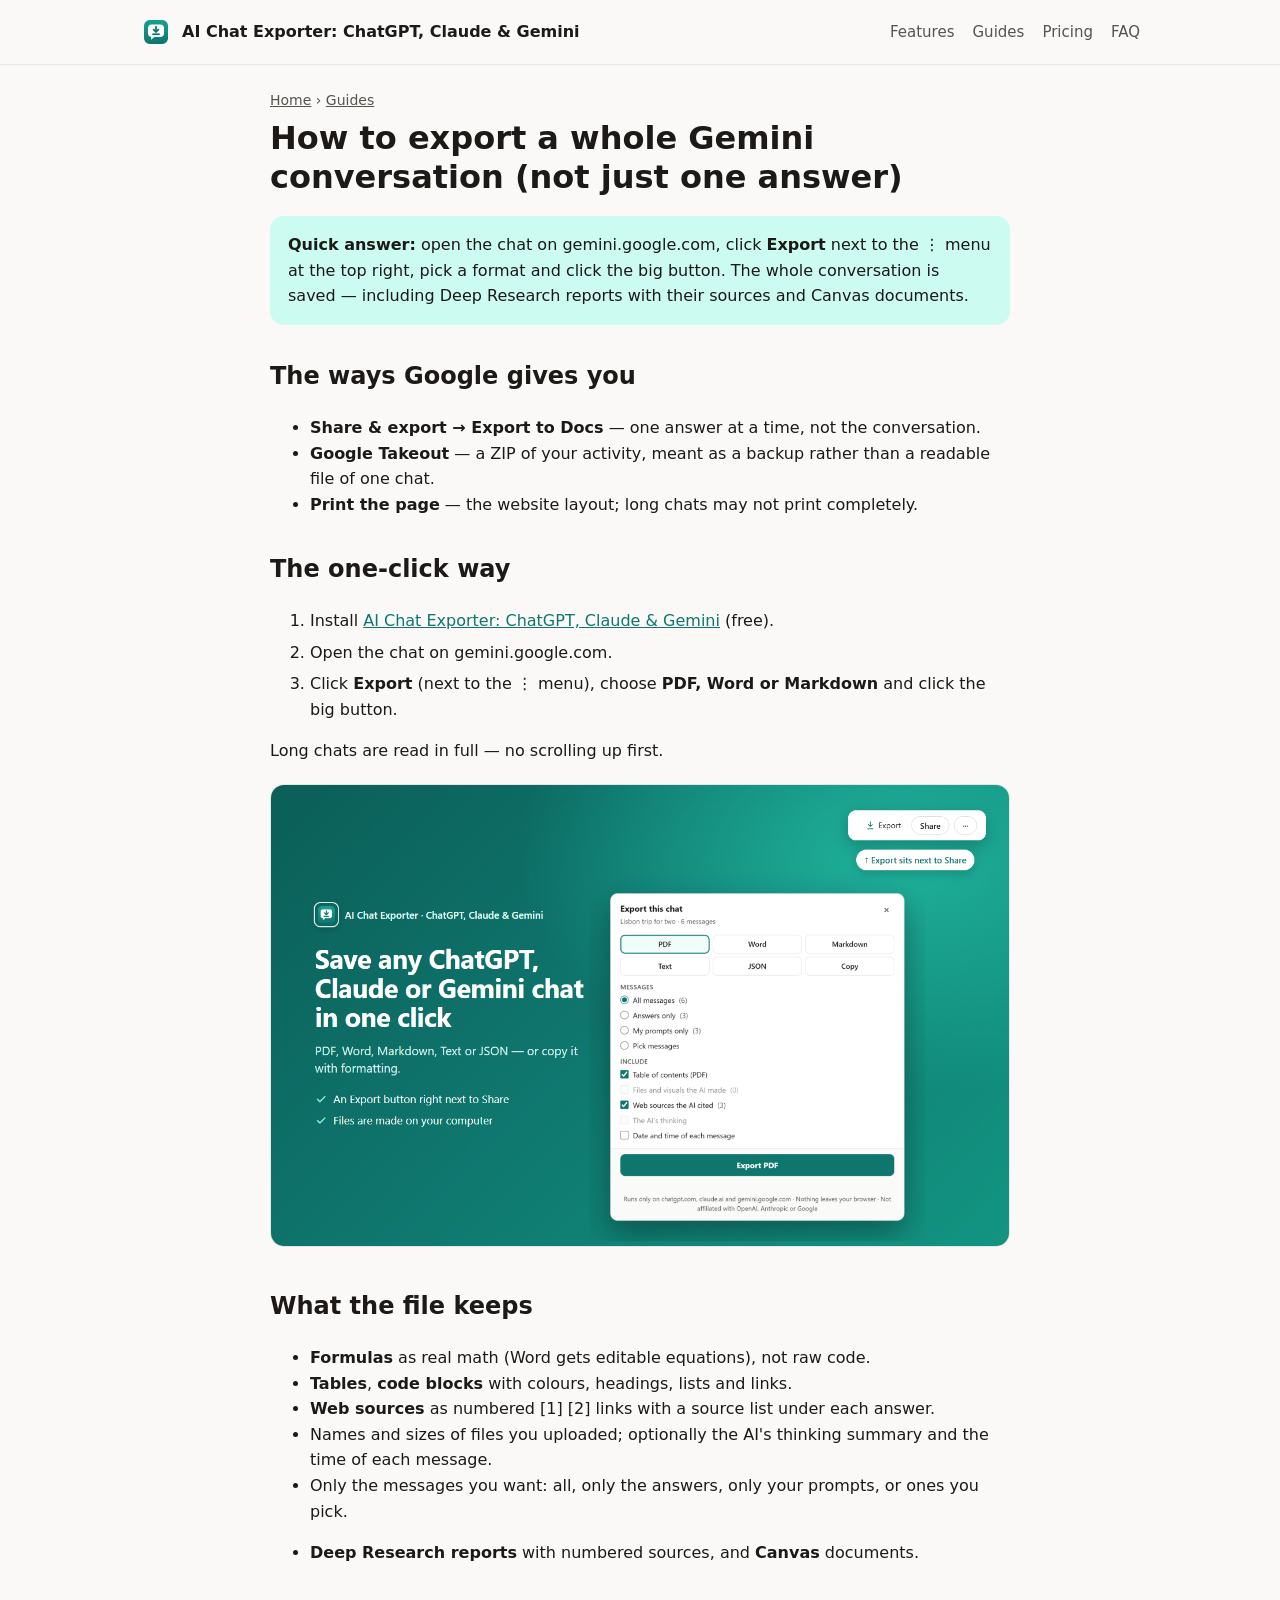
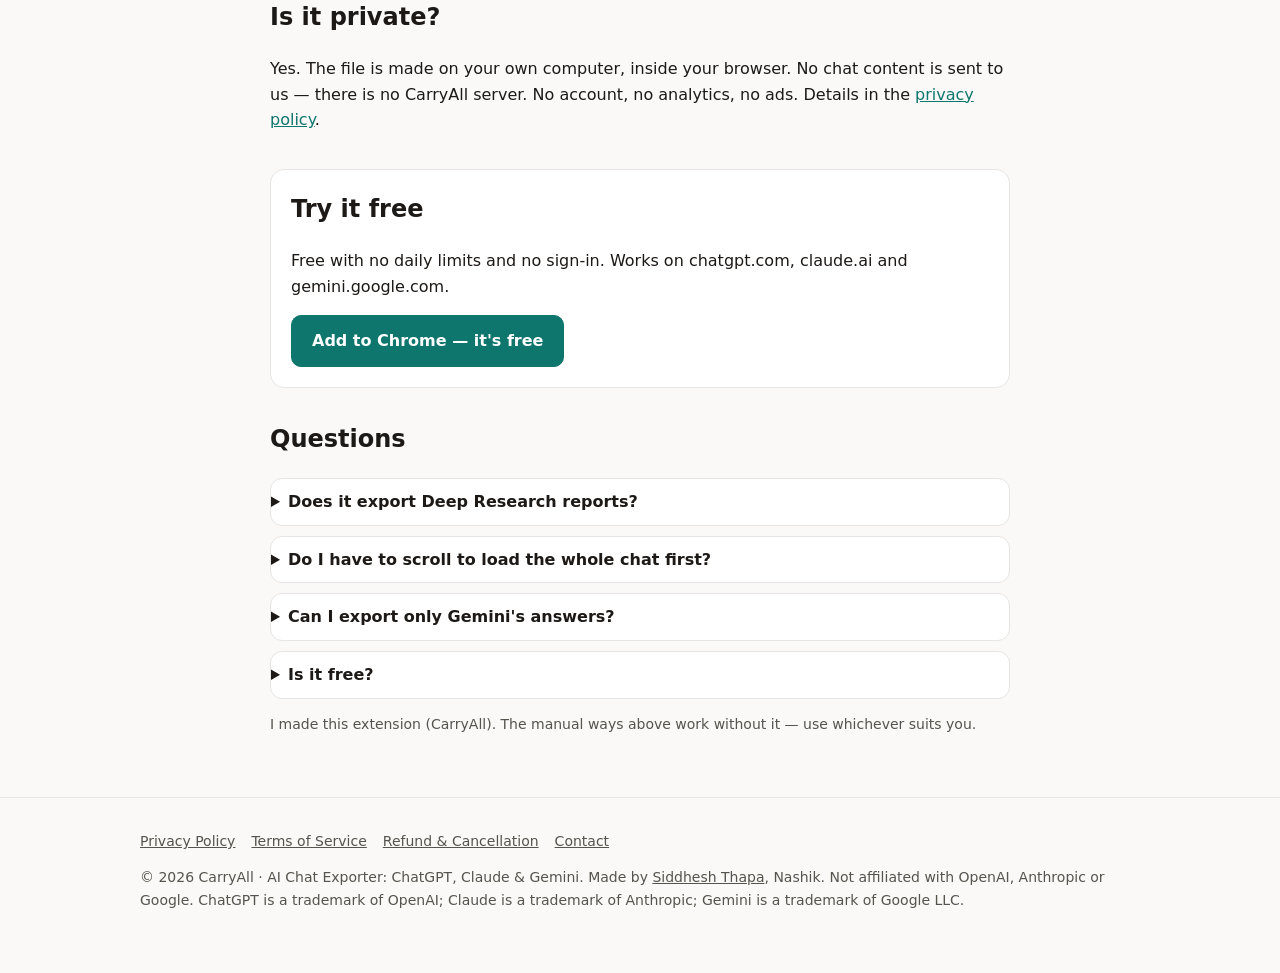
<file: export-gemini-chat/index.html>
<!doctype html>
<html lang="en">
<head>
  <meta charset="utf-8">
  <meta name="viewport" content="width=device-width, initial-scale=1">
  <title>Export Gemini Chats to PDF, Word &amp; Markdown (Free)</title>
  <meta name="description" content="Save a whole Gemini conversation — not just one answer — as PDF, Word or Markdown, including Deep Research reports and Canvas documents.">
  <link rel="canonical" href="https://carryall.siddheshthapa.com/export-gemini-chat/">
  <meta property="og:type" content="article">
  <meta property="og:title" content="Export Gemini Chats to PDF, Word &amp; Markdown (Free)">
  <meta property="og:description" content="Save a whole Gemini conversation — not just one answer — as PDF, Word or Markdown, including Deep Research reports and Canvas documents.">
  <meta property="og:url" content="https://carryall.siddheshthapa.com/export-gemini-chat/">
  <meta property="og:image" content="https://carryall.siddheshthapa.com/img/export-window.png">
  <link rel="icon" type="image/png" href="../icon.png">
  <link rel="stylesheet" href="../style.css">
  <script type="application/ld+json">{"@context": "https://schema.org", "@type": "FAQPage", "mainEntity": [{"@type": "Question", "name": "Does it export Deep Research reports?", "acceptedAnswer": {"@type": "Answer", "text": "Yes, the full report with its sources as numbered links."}}, {"@type": "Question", "name": "Do I have to scroll to load the whole chat first?", "acceptedAnswer": {"@type": "Answer", "text": "No. The whole conversation is read for you."}}, {"@type": "Question", "name": "Can I export only Gemini's answers?", "acceptedAnswer": {"@type": "Answer", "text": "Yes: choose \"Answers only\", or pick messages yourself."}}, {"@type": "Question", "name": "Is it free?", "acceptedAnswer": {"@type": "Answer", "text": "Exporting one chat at a time is free and unlimited, with no sign-in."}}]}</script>
</head>
<body>
  <header class="site">
    <div class="wrap">
      <a class="brand" href="../"><img src="../icon.png" width="32" height="32" alt="">AI Chat Exporter: ChatGPT, Claude & Gemini</a>
      <nav class="site" aria-label="Main">
        <a href="../#features">Features</a>
        <a href="../guides/">Guides</a>
        <a href="../#pricing">Pricing</a>
        <a href="../#faq">FAQ</a>
      </nav>
    </div>
  </header>
  <main class="guide wrap">
    <p class="crumbs"><a href="../">Home</a> › <a href="../guides/">Guides</a></p>
    <h1>How to export a whole Gemini conversation (not just one answer)</h1>
    <div class="answer"><strong>Quick answer:</strong> open the chat on gemini.google.com, click <strong>Export</strong> next to the ⋮ menu at the top right, pick a format and click the big button. The whole conversation is saved — including Deep Research reports with their sources and Canvas documents.</div>
    <h2>The ways Google gives you</h2>
    <ul>
      <li><strong>Share &amp; export → Export to Docs</strong> — one answer at a time, not the conversation.</li>
      <li><strong>Google Takeout</strong> — a ZIP of your activity, meant as a backup rather than a readable file of one chat.</li>
      <li><strong>Print the page</strong> — the website layout; long chats may not print completely.</li>
    </ul>
    <h2>The one-click way</h2>
    <ol class="steps">
      <li>Install <a href="https://chromewebstore.google.com/detail/cfgjpdpemgojclmdnhbajaedgchlddhd">AI Chat Exporter: ChatGPT, Claude & Gemini</a> (free).</li>
      <li>Open the chat on gemini.google.com.</li>
      <li>Click <strong>Export</strong> (next to the ⋮ menu), choose <strong>PDF, Word or Markdown</strong> and click the big button.</li>
    </ol>
    <p>Long chats are read in full — no scrolling up first.</p>
    <figure><img src="../img/export-window.png" alt="The Export window with format choices" width="1280" height="800" loading="lazy"></figure>
    <h2>What the file keeps</h2>
    <ul>
      <li><strong>Formulas</strong> as real math (Word gets editable equations), not raw code.</li>
      <li><strong>Tables</strong>, <strong>code blocks</strong> with colours, headings, lists and links.</li>
      <li><strong>Web sources</strong> as numbered [1] [2] links with a source list under each answer.</li>
      <li>Names and sizes of files you uploaded; optionally the AI's thinking summary and the time of each message.</li>
      <li>Only the messages you want: all, only the answers, only your prompts, or ones you pick.</li>
    </ul>
    <ul>
      <li><strong>Deep Research reports</strong> with numbered sources, and <strong>Canvas</strong> documents.</li>
    </ul>
    <h2>Is it private?</h2>
    <p>Yes. The file is made on your own computer, inside your browser. No chat content is sent to us — there is no CarryAll server. No account, no analytics, no ads. Details in the <a href="../privacy.html">privacy policy</a>.</p>
    <section class="cta">
      <h2>Try it free</h2>
      <p>Free with no daily limits and no sign-in. Works on chatgpt.com, claude.ai and gemini.google.com.</p>
      <a class="btn primary" href="https://chromewebstore.google.com/detail/cfgjpdpemgojclmdnhbajaedgchlddhd">Add to Chrome — it's free</a>
    </section>
    <section id="faq">
      <h2>Questions</h2>
      <details><summary>Does it export Deep Research reports?</summary><p>Yes, the full report with its sources as numbered links.</p></details><details><summary>Do I have to scroll to load the whole chat first?</summary><p>No. The whole conversation is read for you.</p></details><details><summary>Can I export only Gemini&#x27;s answers?</summary><p>Yes: choose "Answers only", or pick messages yourself.</p></details><details><summary>Is it free?</summary><p>Exporting one chat at a time is free and unlimited, with no sign-in.</p></details>
    </section>
    <p class="disclose">I made this extension (CarryAll). The manual ways above work without it — use whichever suits you.</p>
  </main>
  <footer class="site">
    <div class="wrap">
      <nav aria-label="Legal">
        <a href="../privacy.html">Privacy Policy</a>
        <a href="../terms.html">Terms of Service</a>
        <a href="../refund.html">Refund &amp; Cancellation</a>
        <a href="mailto:siddheshthapa02@gmail.com">Contact</a>
      </nav>
      <p>© 2026 CarryAll · AI Chat Exporter: ChatGPT, Claude & Gemini. Made by <a href="https://siddheshthapa.com/about/">Siddhesh Thapa</a>, Nashik. Not affiliated with OpenAI, Anthropic or Google. ChatGPT is a trademark of OpenAI; Claude is a trademark of Anthropic; Gemini is a trademark of Google LLC.</p>
    </div>
  </footer>
</body>
</html>
</file>
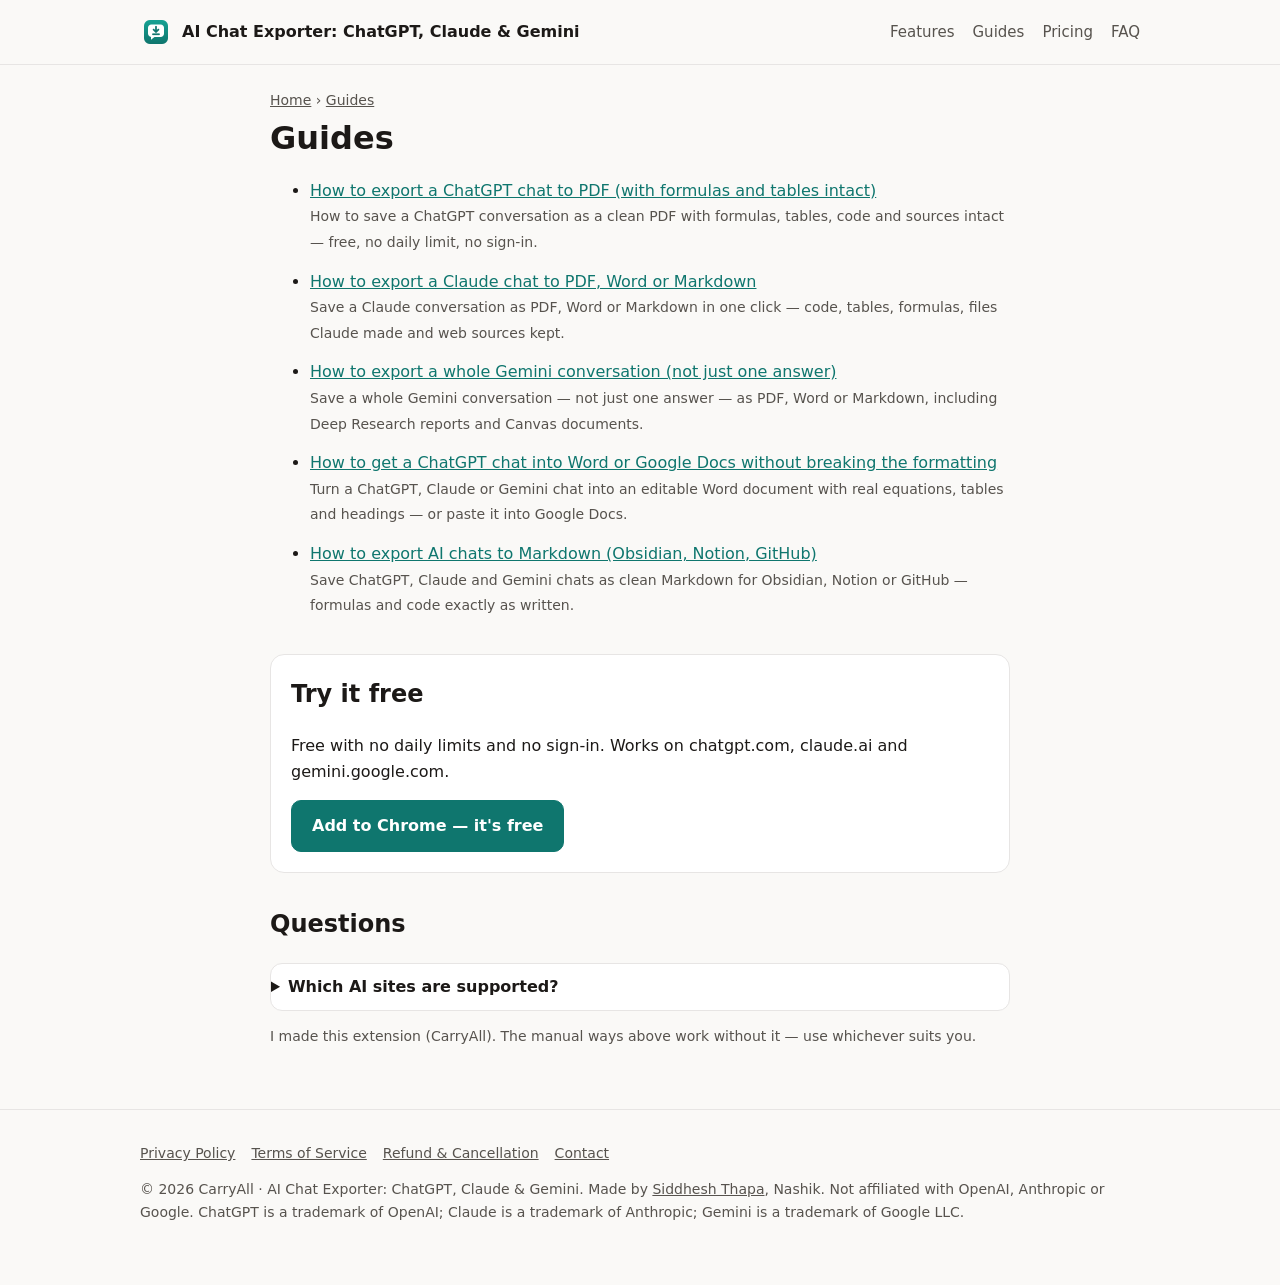
<file: guides/index.html>
<!doctype html>
<html lang="en">
<head>
  <meta charset="utf-8">
  <meta name="viewport" content="width=device-width, initial-scale=1">
  <title>Guides: export ChatGPT, Claude &amp; Gemini chats</title>
  <meta name="description" content="Step-by-step guides to save AI chats as PDF, Word and Markdown.">
  <link rel="canonical" href="https://carryall.siddheshthapa.com/guides/">
  <meta property="og:type" content="article">
  <meta property="og:title" content="Guides: export ChatGPT, Claude &amp; Gemini chats">
  <meta property="og:description" content="Step-by-step guides to save AI chats as PDF, Word and Markdown.">
  <meta property="og:url" content="https://carryall.siddheshthapa.com/guides/">
  <meta property="og:image" content="https://carryall.siddheshthapa.com/img/export-window.png">
  <link rel="icon" type="image/png" href="../icon.png">
  <link rel="stylesheet" href="../style.css">
  <script type="application/ld+json">{"@context": "https://schema.org", "@type": "FAQPage", "mainEntity": [{"@type": "Question", "name": "Which AI sites are supported?", "acceptedAnswer": {"@type": "Answer", "text": "chatgpt.com, claude.ai and gemini.google.com."}}]}</script>
</head>
<body>
  <header class="site">
    <div class="wrap">
      <a class="brand" href="../"><img src="../icon.png" width="32" height="32" alt="">AI Chat Exporter: ChatGPT, Claude & Gemini</a>
      <nav class="site" aria-label="Main">
        <a href="../#features">Features</a>
        <a href="../guides/">Guides</a>
        <a href="../#pricing">Pricing</a>
        <a href="../#faq">FAQ</a>
      </nav>
    </div>
  </header>
  <main class="guide wrap">
    <p class="crumbs"><a href="../">Home</a> › <a href="../guides/">Guides</a></p>
    <h1>Guides</h1>
    <ul class="guide-list"><li><a href="../export-chatgpt-to-pdf/">How to export a ChatGPT chat to PDF (with formulas and tables intact)</a><br><span class="muted">How to save a ChatGPT conversation as a clean PDF with formulas, tables, code and sources intact — free, no daily limit, no sign-in.</span></li><li><a href="../export-claude-chat/">How to export a Claude chat to PDF, Word or Markdown</a><br><span class="muted">Save a Claude conversation as PDF, Word or Markdown in one click — code, tables, formulas, files Claude made and web sources kept.</span></li><li><a href="../export-gemini-chat/">How to export a whole Gemini conversation (not just one answer)</a><br><span class="muted">Save a whole Gemini conversation — not just one answer — as PDF, Word or Markdown, including Deep Research reports and Canvas documents.</span></li><li><a href="../chatgpt-to-word/">How to get a ChatGPT chat into Word or Google Docs without breaking the formatting</a><br><span class="muted">Turn a ChatGPT, Claude or Gemini chat into an editable Word document with real equations, tables and headings — or paste it into Google Docs.</span></li><li><a href="../ai-chat-to-markdown/">How to export AI chats to Markdown (Obsidian, Notion, GitHub)</a><br><span class="muted">Save ChatGPT, Claude and Gemini chats as clean Markdown for Obsidian, Notion or GitHub — formulas and code exactly as written.</span></li></ul>
    <section class="cta">
      <h2>Try it free</h2>
      <p>Free with no daily limits and no sign-in. Works on chatgpt.com, claude.ai and gemini.google.com.</p>
      <a class="btn primary" href="https://chromewebstore.google.com/detail/cfgjpdpemgojclmdnhbajaedgchlddhd">Add to Chrome — it's free</a>
    </section>
    <section id="faq">
      <h2>Questions</h2>
      <details><summary>Which AI sites are supported?</summary><p>chatgpt.com, claude.ai and gemini.google.com.</p></details>
    </section>
    <p class="disclose">I made this extension (CarryAll). The manual ways above work without it — use whichever suits you.</p>
  </main>
  <footer class="site">
    <div class="wrap">
      <nav aria-label="Legal">
        <a href="../privacy.html">Privacy Policy</a>
        <a href="../terms.html">Terms of Service</a>
        <a href="../refund.html">Refund &amp; Cancellation</a>
        <a href="mailto:siddheshthapa02@gmail.com">Contact</a>
      </nav>
      <p>© 2026 CarryAll · AI Chat Exporter: ChatGPT, Claude & Gemini. Made by <a href="https://siddheshthapa.com/about/">Siddhesh Thapa</a>, Nashik. Not affiliated with OpenAI, Anthropic or Google. ChatGPT is a trademark of OpenAI; Claude is a trademark of Anthropic; Gemini is a trademark of Google LLC.</p>
    </div>
  </footer>
</body>
</html>
</file>
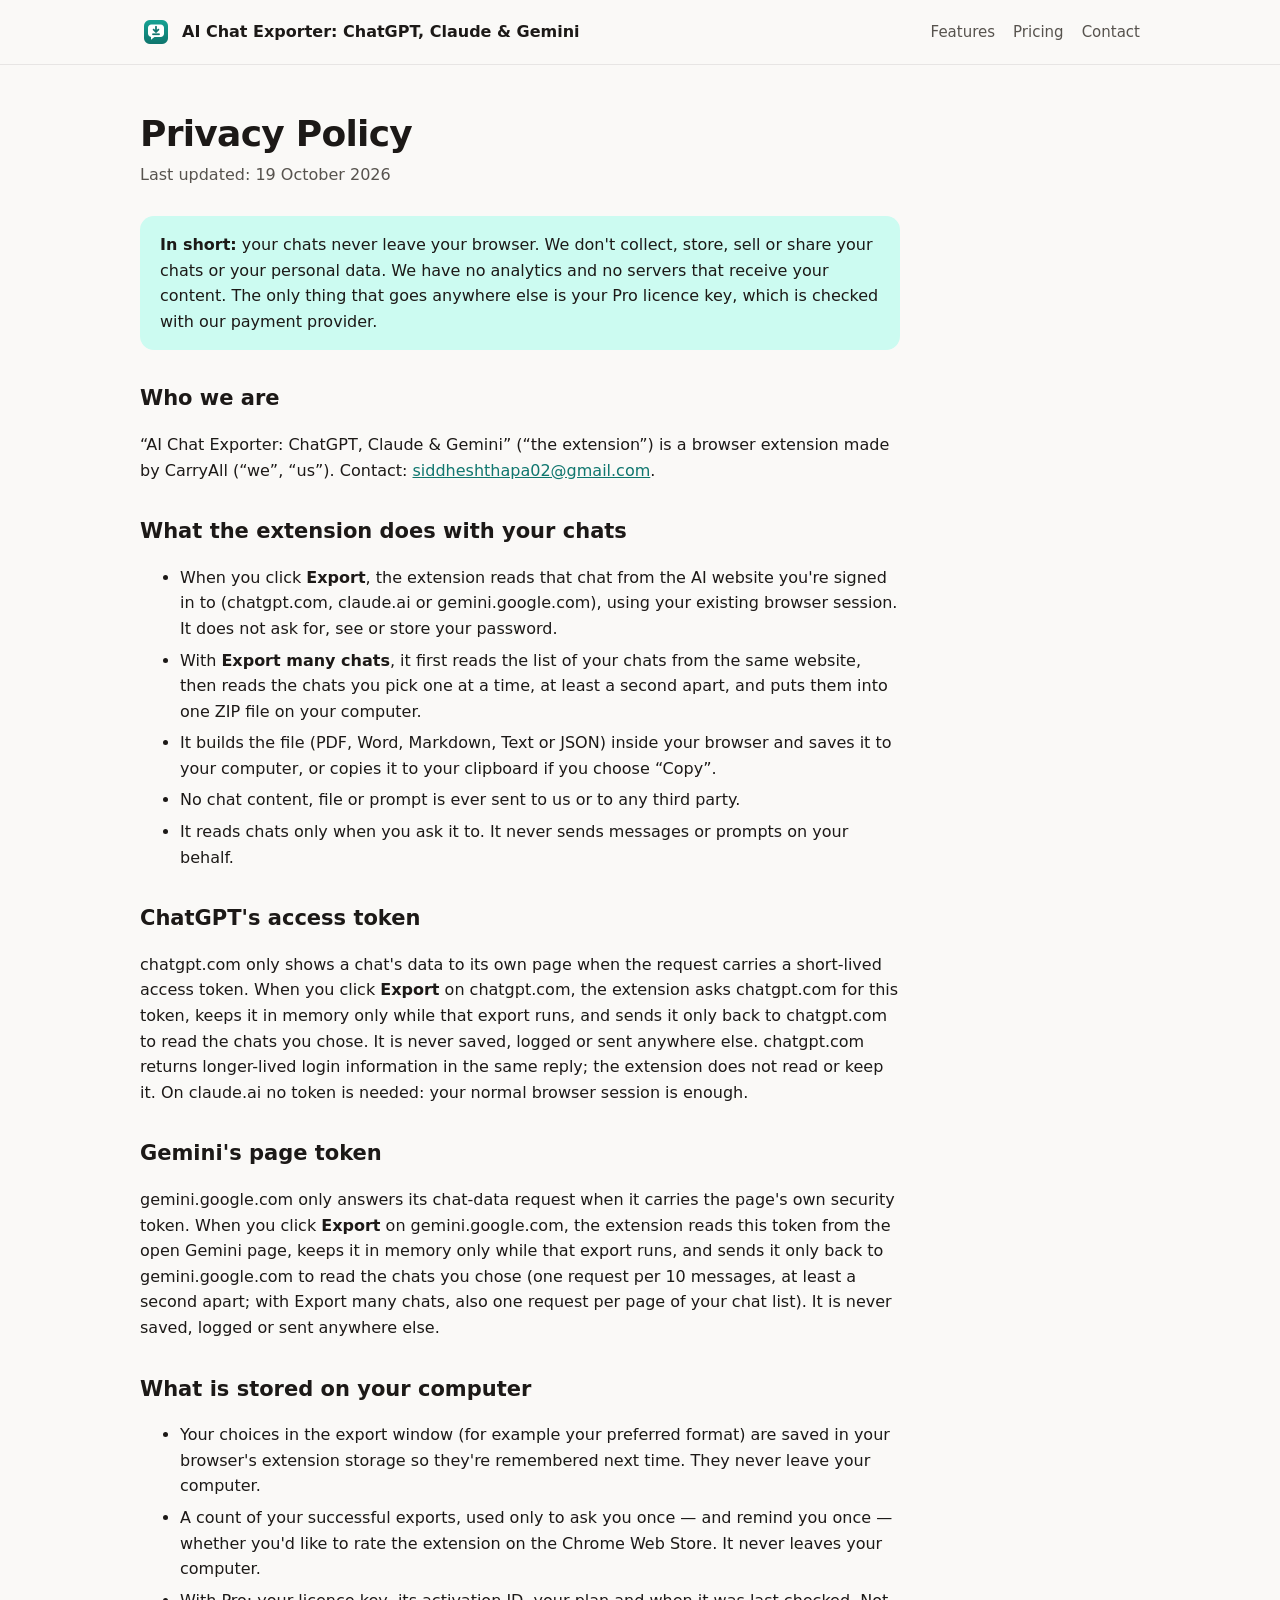
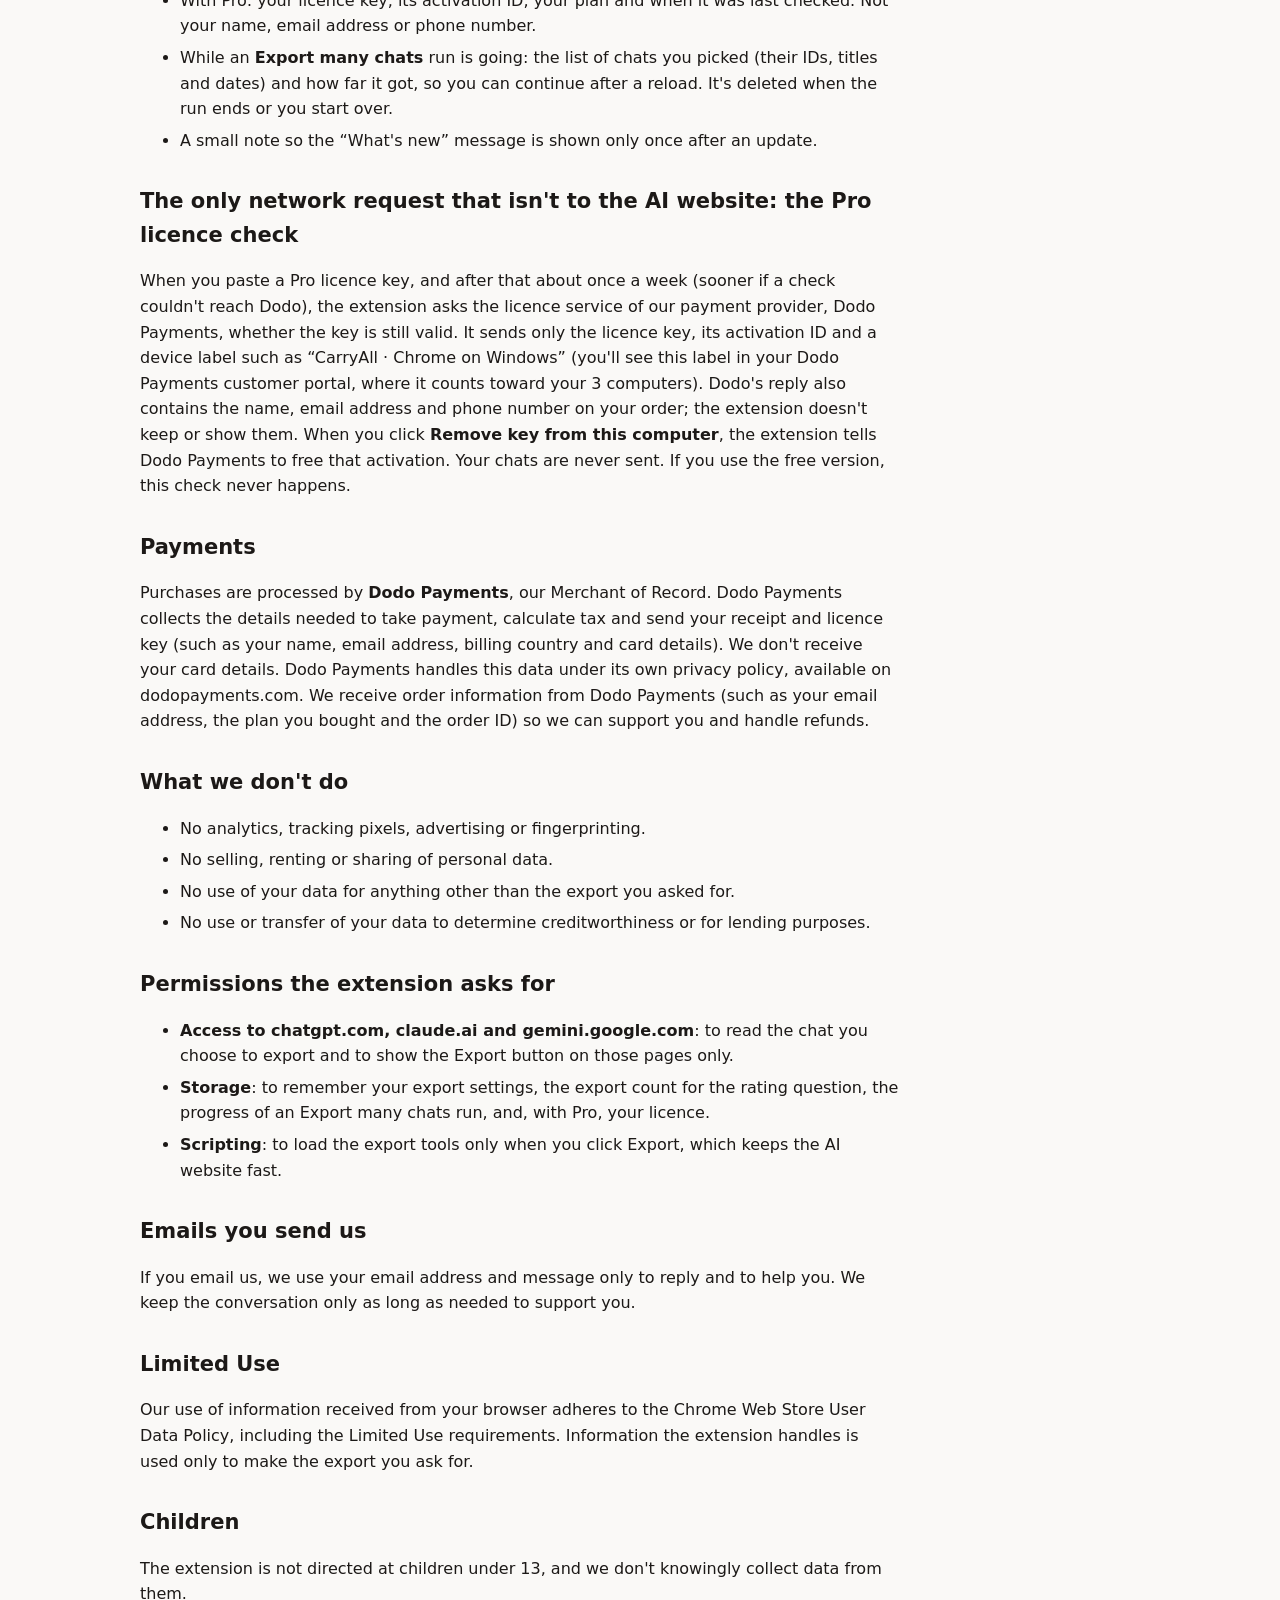
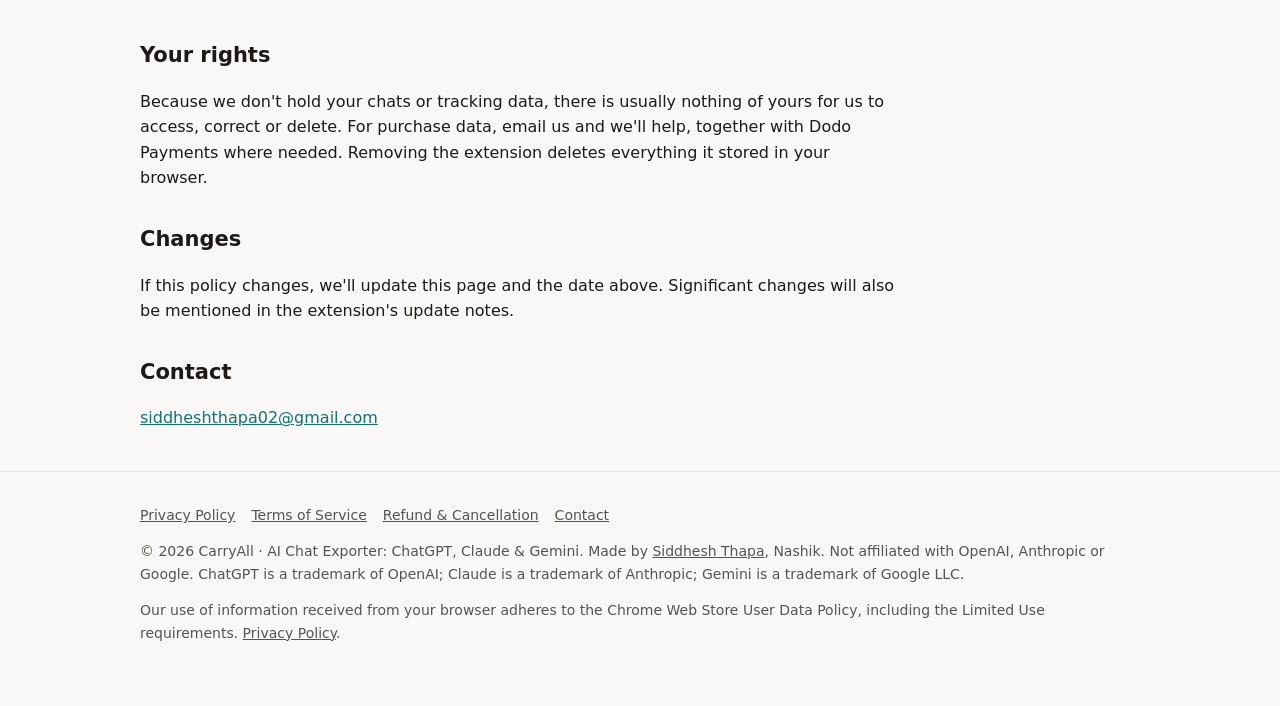
<file: privacy.html>
<!doctype html>
<html lang="en">
<head>
  <meta charset="utf-8">
  <meta name="viewport" content="width=device-width, initial-scale=1">
  <title>Privacy Policy – AI Chat Exporter: ChatGPT, Claude & Gemini</title>
  <meta name="description" content="How AI Chat Exporter: ChatGPT, Claude & Gemini handles your data: your chats never leave your browser.">
  <link rel="icon" type="image/png" href="icon.png">
  <link rel="stylesheet" href="style.css">
  <link rel="canonical" href="https://carryall.siddheshthapa.com/privacy.html">
</head>
<body>
  <header class="site">
    <div class="wrap">
      <a class="brand" href="./">
        <img src="icon.png" width="32" height="32" alt="">
        AI Chat Exporter: ChatGPT, Claude & Gemini
      </a>
      <nav class="site" aria-label="Main">
        <a href="./#features">Features</a>
        <a href="./#pricing">Pricing</a>
        <a href="mailto:siddheshthapa02@gmail.com">Contact</a>
      </nav>
    </div>
  </header>

  <main class="wrap">
    <article class="doc">
      <h1>Privacy Policy</h1>
      <p class="updated">Last updated: 19 October 2026</p>

      <div class="summary"><p><strong>In short:</strong> your chats never leave your browser. We don't collect, store, sell or share your chats or your personal data. We have no analytics and no servers that receive your content. The only thing that goes anywhere else is your Pro licence key, which is checked with our payment provider.</p></div>

      <h2>Who we are</h2>
      <p>“AI Chat Exporter: ChatGPT, Claude & Gemini” (“the extension”) is a browser extension made by CarryAll (“we”, “us”). Contact: <a href="mailto:siddheshthapa02@gmail.com">siddheshthapa02@gmail.com</a>.</p>

      <h2>What the extension does with your chats</h2>
      <ul>
        <li>When you click <strong>Export</strong>, the extension reads that chat from the AI website you're signed in to (chatgpt.com, claude.ai or gemini.google.com), using your existing browser session. It does not ask for, see or store your password.</li>
        <li>With <strong>Export many chats</strong>, it first reads the list of your chats from the same website, then reads the chats you pick one at a time, at least a second apart, and puts them into one ZIP file on your computer.</li>
        <li>It builds the file (PDF, Word, Markdown, Text or JSON) inside your browser and saves it to your computer, or copies it to your clipboard if you choose “Copy”.</li>
        <li>No chat content, file or prompt is ever sent to us or to any third party.</li>
        <li>It reads chats only when you ask it to. It never sends messages or prompts on your behalf.</li>
      </ul>

      <h2>ChatGPT's access token</h2>
      <p>chatgpt.com only shows a chat's data to its own page when the request carries a short-lived access token. When you click <strong>Export</strong> on chatgpt.com, the extension asks chatgpt.com for this token, keeps it in memory only while that export runs, and sends it only back to chatgpt.com to read the chats you chose. It is never saved, logged or sent anywhere else. chatgpt.com returns longer-lived login information in the same reply; the extension does not read or keep it. On claude.ai no token is needed: your normal browser session is enough.</p>

      <h2>Gemini's page token</h2>
      <p>gemini.google.com only answers its chat-data request when it carries the page's own security token. When you click <strong>Export</strong> on gemini.google.com, the extension reads this token from the open Gemini page, keeps it in memory only while that export runs, and sends it only back to gemini.google.com to read the chats you chose (one request per 10 messages, at least a second apart; with Export many chats, also one request per page of your chat list). It is never saved, logged or sent anywhere else.</p>

      <h2>What is stored on your computer</h2>
      <ul>
        <li>Your choices in the export window (for example your preferred format) are saved in your browser's extension storage so they're remembered next time. They never leave your computer.</li>
        <li>A count of your successful exports, used only to ask you once — and remind you once — whether you'd like to rate the extension on the Chrome Web Store. It never leaves your computer.</li>
        <li>With Pro: your licence key, its activation ID, your plan and when it was last checked. Not your name, email address or phone number.</li>
        <li>While an <strong>Export many chats</strong> run is going: the list of chats you picked (their IDs, titles and dates) and how far it got, so you can continue after a reload. It's deleted when the run ends or you start over.</li>
        <li>A small note so the “What's new” message is shown only once after an update.</li>
      </ul>

      <h2>The only network request that isn't to the AI website: the Pro licence check</h2>
      <p>When you paste a Pro licence key, and after that about once a week (sooner if a check couldn't reach Dodo), the extension asks the licence service of our payment provider, Dodo Payments, whether the key is still valid. It sends only the licence key, its activation ID and a device label such as “CarryAll · Chrome on Windows” (you'll see this label in your Dodo Payments customer portal, where it counts toward your 3 computers). Dodo's reply also contains the name, email address and phone number on your order; the extension doesn't keep or show them. When you click <strong>Remove key from this computer</strong>, the extension tells Dodo Payments to free that activation. Your chats are never sent. If you use the free version, this check never happens.</p>

      <h2>Payments</h2>
      <p>Purchases are processed by <strong>Dodo Payments</strong>, our Merchant of Record. Dodo Payments collects the details needed to take payment, calculate tax and send your receipt and licence key (such as your name, email address, billing country and card details). We don't receive your card details. Dodo Payments handles this data under its own privacy policy, available on dodopayments.com. We receive order information from Dodo Payments (such as your email address, the plan you bought and the order ID) so we can support you and handle refunds.</p>

      <h2>What we don't do</h2>
      <ul>
        <li>No analytics, tracking pixels, advertising or fingerprinting.</li>
        <li>No selling, renting or sharing of personal data.</li>
        <li>No use of your data for anything other than the export you asked for.</li>
        <li>No use or transfer of your data to determine creditworthiness or for lending purposes.</li>
      </ul>

      <h2>Permissions the extension asks for</h2>
      <ul>
        <li><strong>Access to chatgpt.com, claude.ai and gemini.google.com</strong>: to read the chat you choose to export and to show the Export button on those pages only.</li>
        <li><strong>Storage</strong>: to remember your export settings, the export count for the rating question, the progress of an Export many chats run, and, with Pro, your licence.</li>
        <li><strong>Scripting</strong>: to load the export tools only when you click Export, which keeps the AI website fast.</li>
      </ul>

      <h2>Emails you send us</h2>
      <p>If you email us, we use your email address and message only to reply and to help you. We keep the conversation only as long as needed to support you.</p>

      <h2>Limited Use</h2>
      <p>Our use of information received from your browser adheres to the Chrome Web Store User Data Policy, including the Limited Use requirements. Information the extension handles is used only to make the export you ask for.</p>

      <h2>Children</h2>
      <p>The extension is not directed at children under 13, and we don't knowingly collect data from them.</p>

      <h2>Your rights</h2>
      <p>Because we don't hold your chats or tracking data, there is usually nothing of yours for us to access, correct or delete. For purchase data, email us and we'll help, together with Dodo Payments where needed. Removing the extension deletes everything it stored in your browser.</p>

      <h2>Changes</h2>
      <p>If this policy changes, we'll update this page and the date above. Significant changes will also be mentioned in the extension's update notes.</p>

      <h2>Contact</h2>
      <p><a href="mailto:siddheshthapa02@gmail.com">siddheshthapa02@gmail.com</a></p>
    </article>
  </main>

  <footer class="site">
    <div class="wrap">
      <nav aria-label="Legal">
        <a href="privacy.html">Privacy Policy</a>
        <a href="terms.html">Terms of Service</a>
        <a href="refund.html">Refund &amp; Cancellation</a>
        <a href="mailto:siddheshthapa02@gmail.com">Contact</a>
      </nav>
      <p>© 2026 CarryAll · AI Chat Exporter: ChatGPT, Claude & Gemini. Made by <a href="https://siddheshthapa.com/about/">Siddhesh Thapa</a>, Nashik. Not affiliated with OpenAI, Anthropic or Google. ChatGPT is a trademark of OpenAI; Claude is a trademark of Anthropic; Gemini is a trademark of Google LLC.</p>
      <p>Our use of information received from your browser adheres to the Chrome Web Store User Data Policy, including the Limited Use requirements. <a href="privacy.html">Privacy Policy</a>.</p>
    </div>
  </footer>
</body>
</html>
</file>
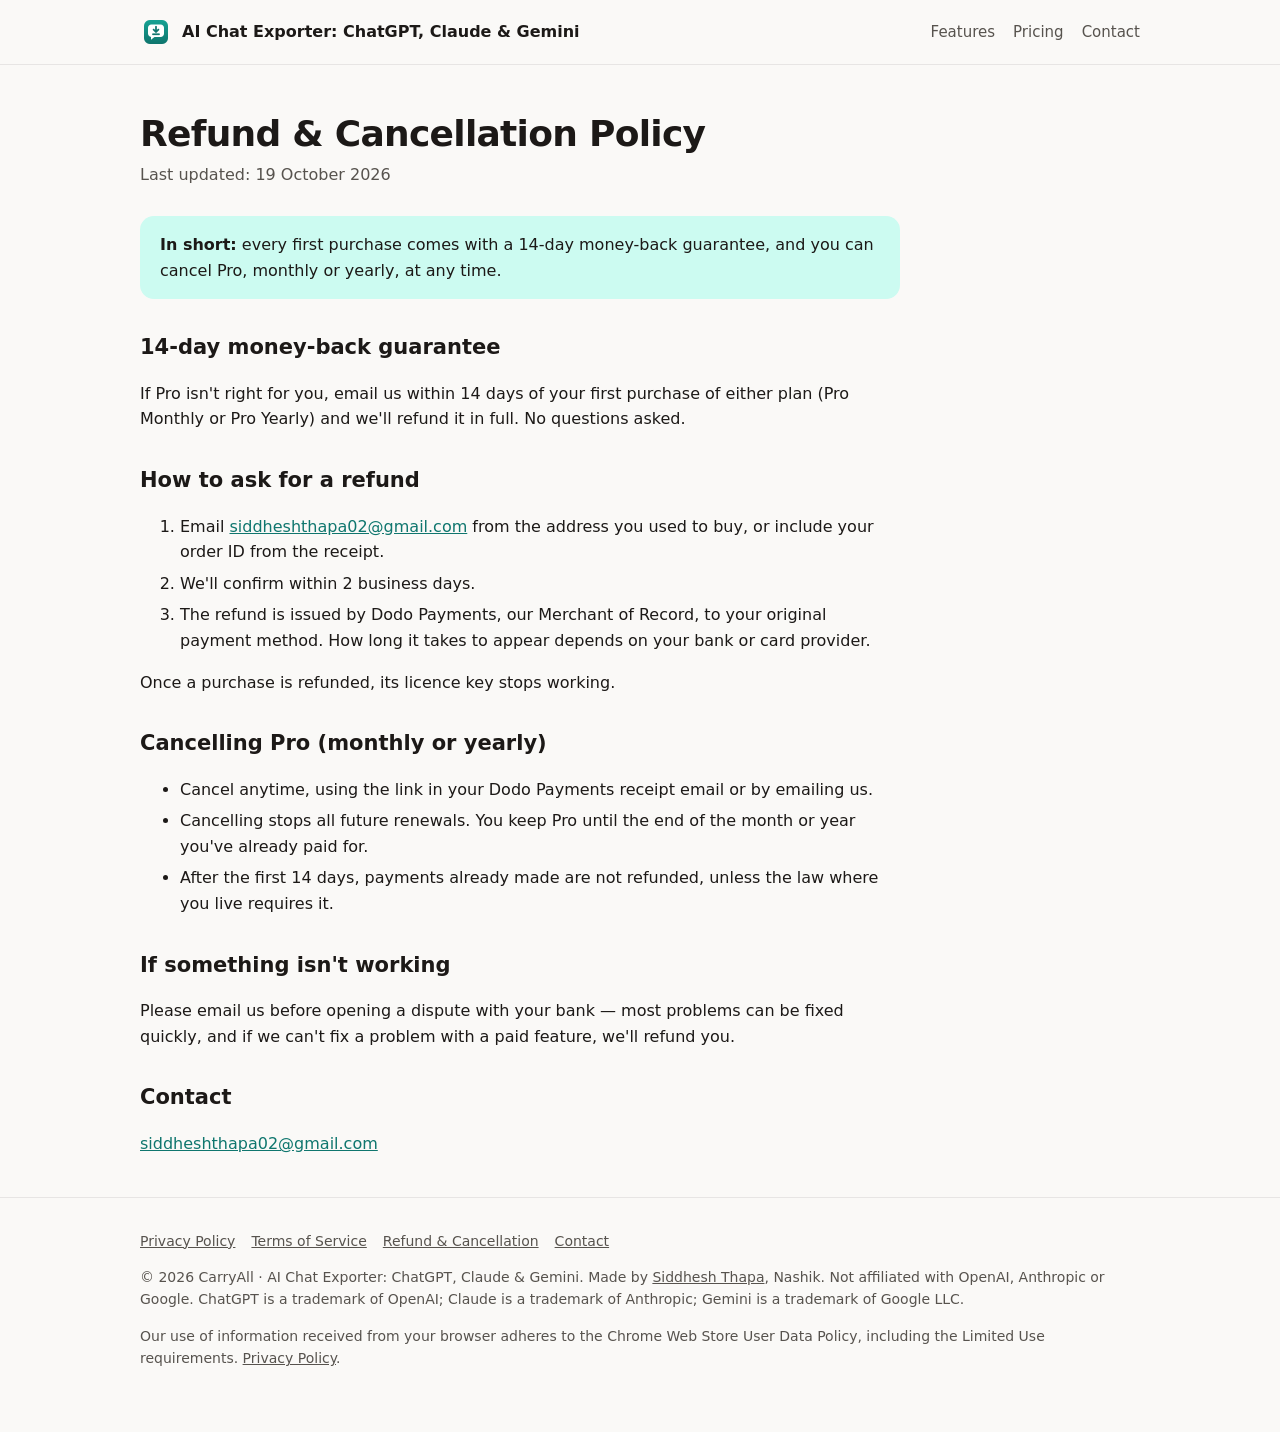
<file: refund.html>
<!doctype html>
<html lang="en">
<head>
  <meta charset="utf-8">
  <meta name="viewport" content="width=device-width, initial-scale=1">
  <title>Refund &amp; Cancellation Policy – AI Chat Exporter: ChatGPT, Claude & Gemini</title>
  <meta name="description" content="14-day money-back guarantee and how to cancel AI Chat Exporter: ChatGPT, Claude & Gemini Pro.">
  <link rel="icon" type="image/png" href="icon.png">
  <link rel="stylesheet" href="style.css">
  <link rel="canonical" href="https://carryall.siddheshthapa.com/refund.html">
</head>
<body>
  <header class="site">
    <div class="wrap">
      <a class="brand" href="./">
        <img src="icon.png" width="32" height="32" alt="">
        AI Chat Exporter: ChatGPT, Claude & Gemini
      </a>
      <nav class="site" aria-label="Main">
        <a href="./#features">Features</a>
        <a href="./#pricing">Pricing</a>
        <a href="mailto:siddheshthapa02@gmail.com">Contact</a>
      </nav>
    </div>
  </header>

  <main class="wrap">
    <article class="doc">
      <h1>Refund &amp; Cancellation Policy</h1>
      <p class="updated">Last updated: 19 October 2026</p>

      <div class="summary"><p><strong>In short:</strong> every first purchase comes with a 14-day money-back guarantee, and you can cancel Pro, monthly or yearly, at any time.</p></div>

      <h2>14-day money-back guarantee</h2>
      <p>If Pro isn't right for you, email us within 14 days of your first purchase of either plan (Pro Monthly or Pro Yearly) and we'll refund it in full. No questions asked.</p>

      <h2>How to ask for a refund</h2>
      <ol>
        <li>Email <a href="mailto:siddheshthapa02@gmail.com">siddheshthapa02@gmail.com</a> from the address you used to buy, or include your order ID from the receipt.</li>
        <li>We'll confirm within 2 business days.</li>
        <li>The refund is issued by Dodo Payments, our Merchant of Record, to your original payment method. How long it takes to appear depends on your bank or card provider.</li>
      </ol>
      <p>Once a purchase is refunded, its licence key stops working.</p>

      <h2>Cancelling Pro (monthly or yearly)</h2>
      <ul>
        <li>Cancel anytime, using the link in your Dodo Payments receipt email or by emailing us.</li>
        <li>Cancelling stops all future renewals. You keep Pro until the end of the month or year you've already paid for.</li>
        <li>After the first 14 days, payments already made are not refunded, unless the law where you live requires it.</li>
      </ul>

      <h2>If something isn't working</h2>
      <p>Please email us before opening a dispute with your bank — most problems can be fixed quickly, and if we can't fix a problem with a paid feature, we'll refund you.</p>

      <h2>Contact</h2>
      <p><a href="mailto:siddheshthapa02@gmail.com">siddheshthapa02@gmail.com</a></p>
    </article>
  </main>

  <footer class="site">
    <div class="wrap">
      <nav aria-label="Legal">
        <a href="privacy.html">Privacy Policy</a>
        <a href="terms.html">Terms of Service</a>
        <a href="refund.html">Refund &amp; Cancellation</a>
        <a href="mailto:siddheshthapa02@gmail.com">Contact</a>
      </nav>
      <p>© 2026 CarryAll · AI Chat Exporter: ChatGPT, Claude & Gemini. Made by <a href="https://siddheshthapa.com/about/">Siddhesh Thapa</a>, Nashik. Not affiliated with OpenAI, Anthropic or Google. ChatGPT is a trademark of OpenAI; Claude is a trademark of Anthropic; Gemini is a trademark of Google LLC.</p>
      <p>Our use of information received from your browser adheres to the Chrome Web Store User Data Policy, including the Limited Use requirements. <a href="privacy.html">Privacy Policy</a>.</p>
    </div>
  </footer>
</body>
</html>
</file>
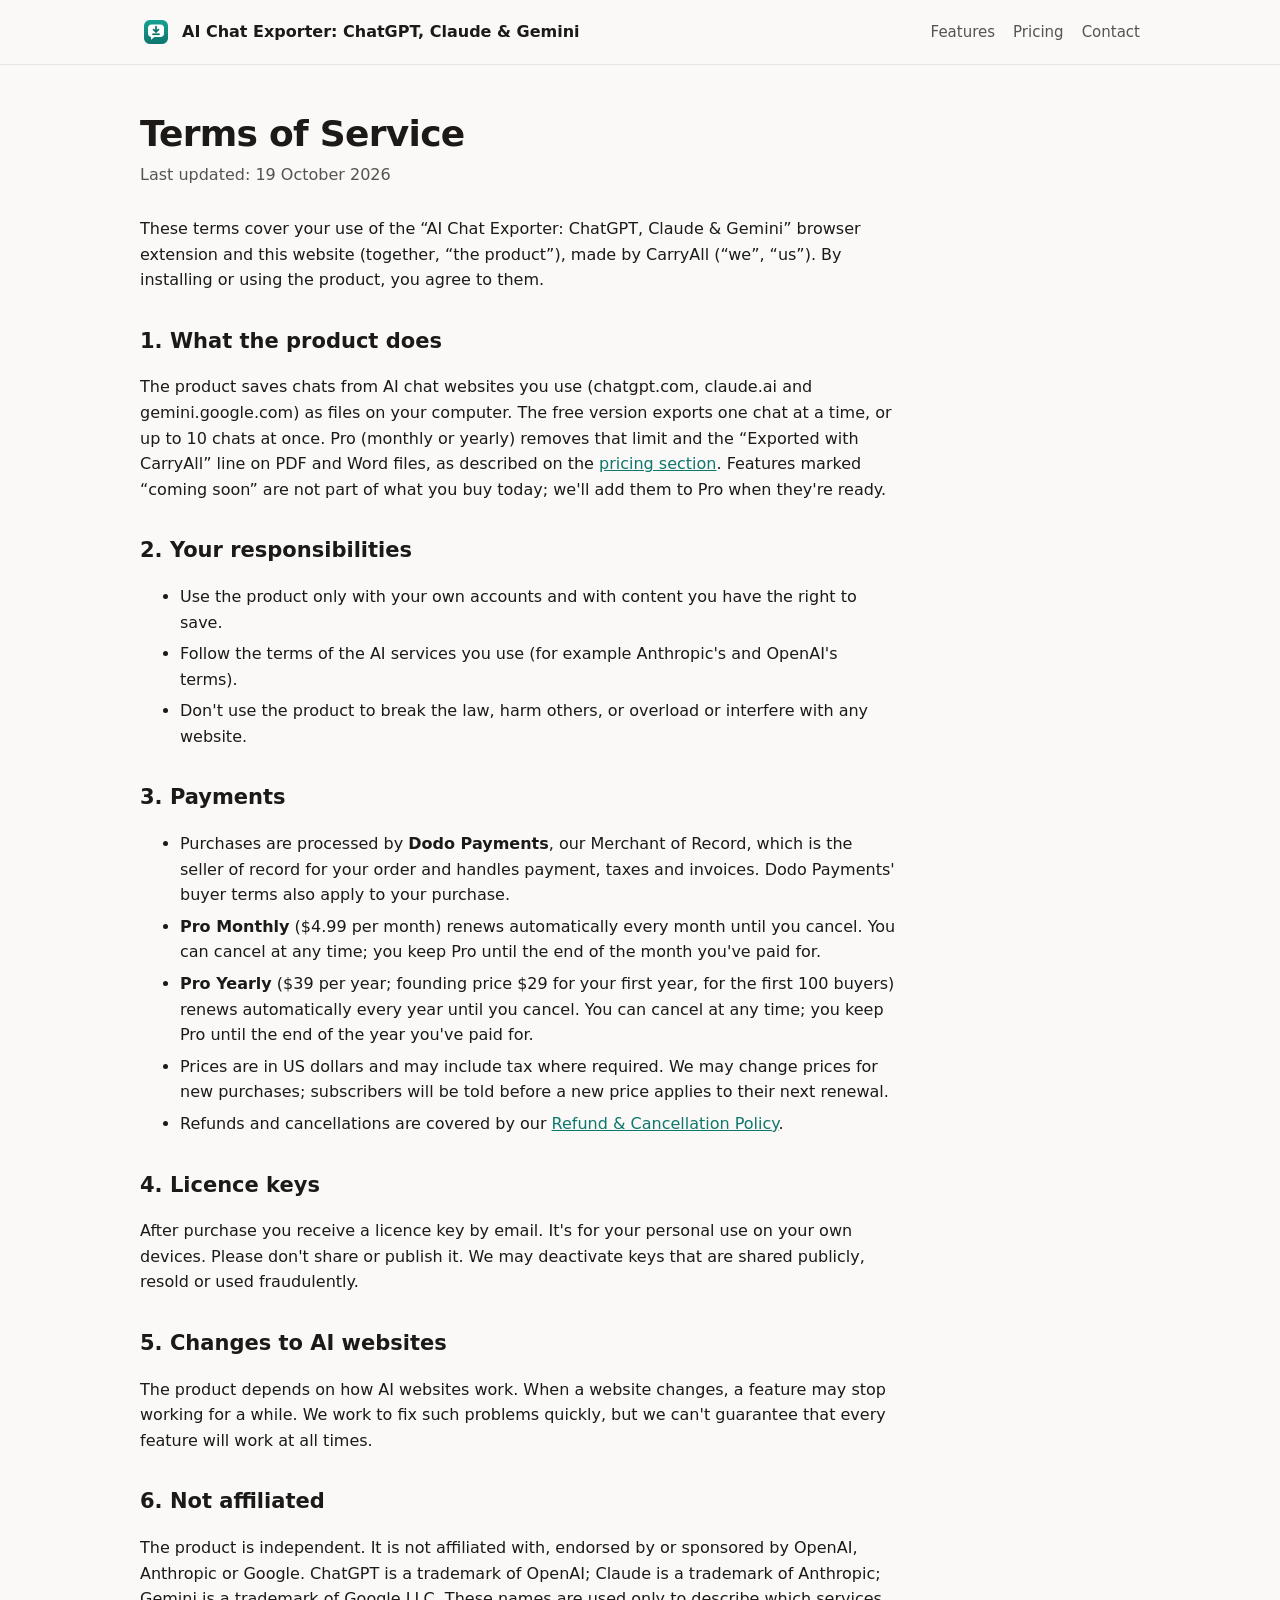
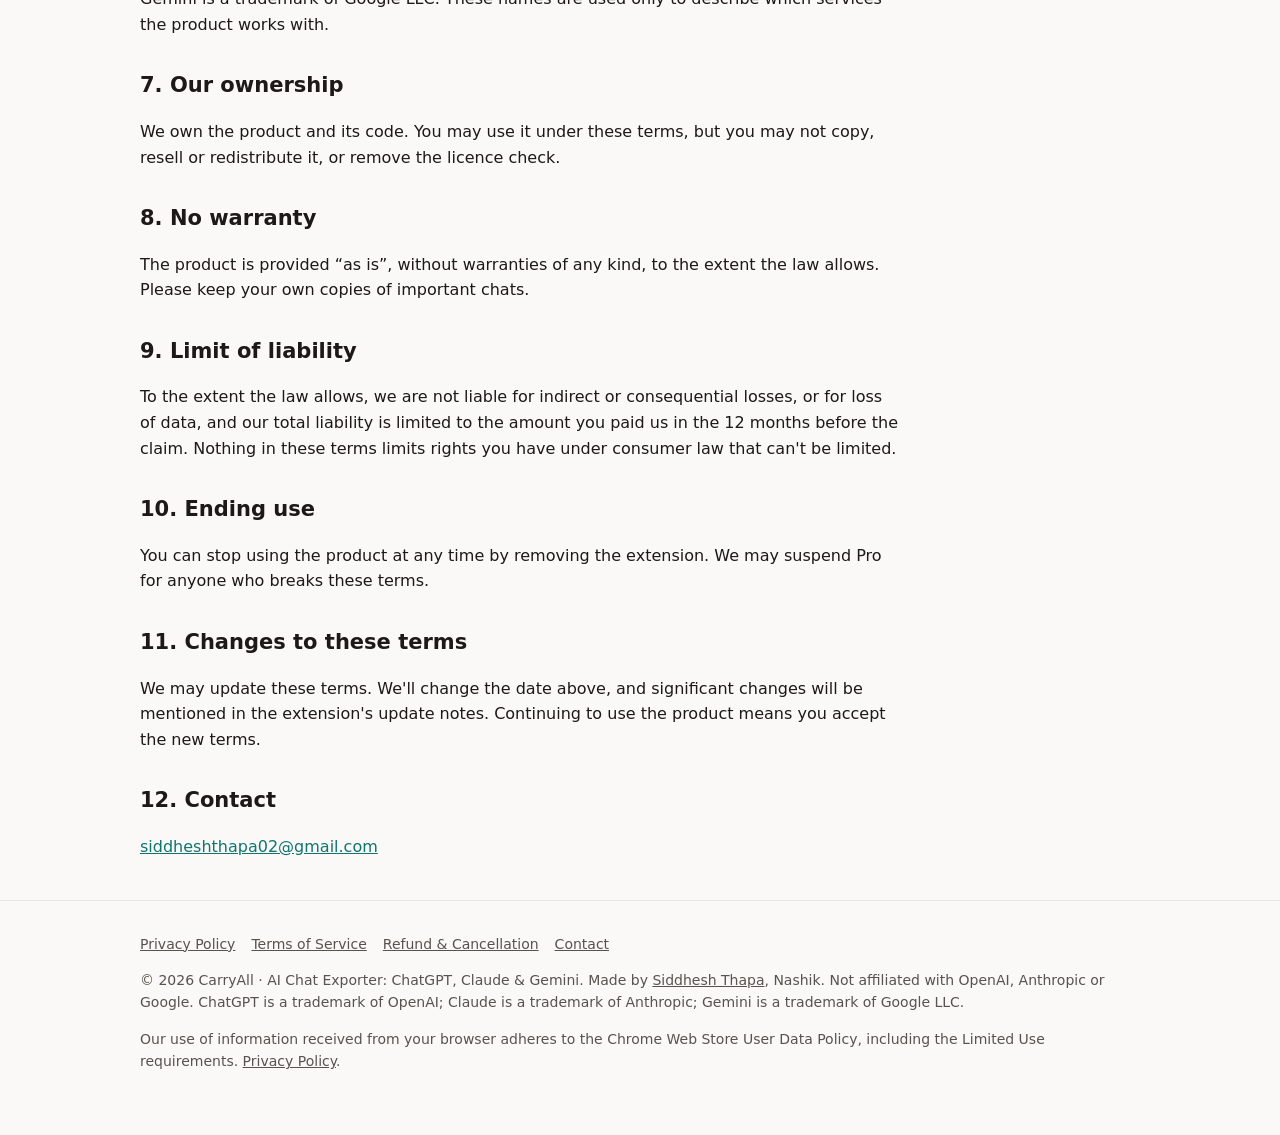
<file: terms.html>
<!doctype html>
<html lang="en">
<head>
  <meta charset="utf-8">
  <meta name="viewport" content="width=device-width, initial-scale=1">
  <title>Terms of Service – AI Chat Exporter: ChatGPT, Claude & Gemini</title>
  <meta name="description" content="Terms of Service for AI Chat Exporter: ChatGPT, Claude & Gemini.">
  <link rel="icon" type="image/png" href="icon.png">
  <link rel="stylesheet" href="style.css">
  <link rel="canonical" href="https://carryall.siddheshthapa.com/terms.html">
</head>
<body>
  <header class="site">
    <div class="wrap">
      <a class="brand" href="./">
        <img src="icon.png" width="32" height="32" alt="">
        AI Chat Exporter: ChatGPT, Claude & Gemini
      </a>
      <nav class="site" aria-label="Main">
        <a href="./#features">Features</a>
        <a href="./#pricing">Pricing</a>
        <a href="mailto:siddheshthapa02@gmail.com">Contact</a>
      </nav>
    </div>
  </header>

  <main class="wrap">
    <article class="doc">
      <h1>Terms of Service</h1>
      <p class="updated">Last updated: 19 October 2026</p>

      <p>These terms cover your use of the “AI Chat Exporter: ChatGPT, Claude & Gemini” browser extension and this website (together, “the product”), made by CarryAll (“we”, “us”). By installing or using the product, you agree to them.</p>

      <h2>1. What the product does</h2>
      <p>The product saves chats from AI chat websites you use (chatgpt.com, claude.ai and gemini.google.com) as files on your computer. The free version exports one chat at a time, or up to 10 chats at once. Pro (monthly or yearly) removes that limit and the “Exported with CarryAll” line on PDF and Word files, as described on the <a href="./#pricing">pricing section</a>. Features marked “coming soon” are not part of what you buy today; we'll add them to Pro when they're ready.</p>

      <h2>2. Your responsibilities</h2>
      <ul>
        <li>Use the product only with your own accounts and with content you have the right to save.</li>
        <li>Follow the terms of the AI services you use (for example Anthropic's and OpenAI's terms).</li>
        <li>Don't use the product to break the law, harm others, or overload or interfere with any website.</li>
      </ul>

      <h2>3. Payments</h2>
      <ul>
        <li>Purchases are processed by <strong>Dodo Payments</strong>, our Merchant of Record, which is the seller of record for your order and handles payment, taxes and invoices. Dodo Payments' buyer terms also apply to your purchase.</li>
        <li><strong>Pro Monthly</strong> ($4.99 per month) renews automatically every month until you cancel. You can cancel at any time; you keep Pro until the end of the month you've paid for.</li>
        <li><strong>Pro Yearly</strong> ($39 per year; founding price $29 for your first year, for the first 100 buyers) renews automatically every year until you cancel. You can cancel at any time; you keep Pro until the end of the year you've paid for.</li>
        <li>Prices are in US dollars and may include tax where required. We may change prices for new purchases; subscribers will be told before a new price applies to their next renewal.</li>
        <li>Refunds and cancellations are covered by our <a href="refund.html">Refund &amp; Cancellation Policy</a>.</li>
      </ul>

      <h2>4. Licence keys</h2>
      <p>After purchase you receive a licence key by email. It's for your personal use on your own devices. Please don't share or publish it. We may deactivate keys that are shared publicly, resold or used fraudulently.</p>

      <h2>5. Changes to AI websites</h2>
      <p>The product depends on how AI websites work. When a website changes, a feature may stop working for a while. We work to fix such problems quickly, but we can't guarantee that every feature will work at all times.</p>

      <h2>6. Not affiliated</h2>
      <p>The product is independent. It is not affiliated with, endorsed by or sponsored by OpenAI, Anthropic or Google. ChatGPT is a trademark of OpenAI; Claude is a trademark of Anthropic; Gemini is a trademark of Google LLC. These names are used only to describe which services the product works with.</p>

      <h2>7. Our ownership</h2>
      <p>We own the product and its code. You may use it under these terms, but you may not copy, resell or redistribute it, or remove the licence check.</p>

      <h2>8. No warranty</h2>
      <p>The product is provided “as is”, without warranties of any kind, to the extent the law allows. Please keep your own copies of important chats.</p>

      <h2>9. Limit of liability</h2>
      <p>To the extent the law allows, we are not liable for indirect or consequential losses, or for loss of data, and our total liability is limited to the amount you paid us in the 12 months before the claim. Nothing in these terms limits rights you have under consumer law that can't be limited.</p>

      <h2>10. Ending use</h2>
      <p>You can stop using the product at any time by removing the extension. We may suspend Pro for anyone who breaks these terms.</p>

      <h2>11. Changes to these terms</h2>
      <p>We may update these terms. We'll change the date above, and significant changes will be mentioned in the extension's update notes. Continuing to use the product means you accept the new terms.</p>

      <h2>12. Contact</h2>
      <p><a href="mailto:siddheshthapa02@gmail.com">siddheshthapa02@gmail.com</a></p>
    </article>
  </main>

  <footer class="site">
    <div class="wrap">
      <nav aria-label="Legal">
        <a href="privacy.html">Privacy Policy</a>
        <a href="terms.html">Terms of Service</a>
        <a href="refund.html">Refund &amp; Cancellation</a>
        <a href="mailto:siddheshthapa02@gmail.com">Contact</a>
      </nav>
      <p>© 2026 CarryAll · AI Chat Exporter: ChatGPT, Claude & Gemini. Made by <a href="https://siddheshthapa.com/about/">Siddhesh Thapa</a>, Nashik. Not affiliated with OpenAI, Anthropic or Google. ChatGPT is a trademark of OpenAI; Claude is a trademark of Anthropic; Gemini is a trademark of Google LLC.</p>
      <p>Our use of information received from your browser adheres to the Chrome Web Store User Data Policy, including the Limited Use requirements. <a href="privacy.html">Privacy Policy</a>.</p>
    </div>
  </footer>
</body>
</html>
</file>
<file: style.css>
:root {
  --bg: #faf9f7;
  --surface: #ffffff;
  --text: #1c1917;
  --muted: #57534e;
  --line: #e7e5e4;
  --accent: #0f766e;
  --accent-soft: #ccfbf1;
  --accent-text: #ffffff;
  --radius: 14px;
  color-scheme: light dark;
}
@media (prefers-color-scheme: dark) {
  :root {
    --bg: #12110f;
    --surface: #1c1a17;
    --text: #f5f5f4;
    --muted: #a8a29e;
    --line: #2e2b27;
    --accent: #2dd4bf;
    --accent-soft: #123b37;
    --accent-text: #042f2e;
  }
}
* { box-sizing: border-box; }
body {
  margin: 0;
  background: var(--bg);
  color: var(--text);
  font: 16px/1.6 system-ui, -apple-system, "Segoe UI", Roboto, "Helvetica Neue", Arial, sans-serif;
}
a { color: var(--accent); }
.wrap { max-width: 1040px; margin: 0 auto; padding: 0 20px; }
header.site { border-bottom: 1px solid var(--line); }
header.site .wrap { display: flex; align-items: center; justify-content: space-between; gap: 16px; min-height: 64px; flex-wrap: wrap; }
.brand { display: flex; align-items: center; gap: 10px; font-weight: 700; color: var(--text); text-decoration: none; }
.brand svg { flex: none; }
nav.site { display: flex; gap: 18px; flex-wrap: wrap; font-size: 15px; }
nav.site a { color: var(--muted); text-decoration: none; }
nav.site a:hover { color: var(--text); }

.hero { padding: 72px 0 48px; text-align: center; }
.hero h1 { font-size: clamp(32px, 5vw, 52px); line-height: 1.1; margin: 0 0 16px; letter-spacing: -0.02em; }
.hero p.lead { font-size: clamp(17px, 2.2vw, 20px); color: var(--muted); max-width: 680px; margin: 0 auto 28px; }
.pills { display: flex; gap: 8px; justify-content: center; flex-wrap: wrap; margin-bottom: 28px; }
.pill { background: var(--accent-soft); color: var(--text); border-radius: 999px; padding: 4px 12px; font-size: 14px; }
.actions { display: flex; gap: 12px; justify-content: center; flex-wrap: wrap; }
.btn { display: inline-block; padding: 12px 20px; border-radius: 10px; font-weight: 600; text-decoration: none; border: 1px solid var(--line); color: var(--text); background: var(--surface); }
.btn.primary { background: var(--accent); color: var(--accent-text); border-color: var(--accent); }
.btn.soon { cursor: default; opacity: 0.85; }
.note { color: var(--muted); font-size: 14px; margin-top: 14px; }

section.block { padding: 48px 0; border-top: 1px solid var(--line); }
section.block h2 { font-size: 28px; margin: 0 0 8px; letter-spacing: -0.01em; }
section.block > .wrap > p.sub { color: var(--muted); margin: 0 0 28px; }
.grid { display: grid; gap: 16px; grid-template-columns: repeat(auto-fit, minmax(240px, 1fr)); }
.card { background: var(--surface); border: 1px solid var(--line); border-radius: var(--radius); padding: 20px; }
.card h3 { margin: 0 0 6px; font-size: 18px; }
.card p { margin: 0; color: var(--muted); }

.support { display: flex; gap: 12px; flex-wrap: wrap; }
.support .card { flex: 1 1 240px; display: flex; justify-content: space-between; align-items: center; gap: 12px; }
.status { font-size: 14px; font-weight: 600; border-radius: 999px; padding: 2px 10px; white-space: nowrap; }
.status.now { background: var(--accent-soft); }
.status.soon { border: 1px solid var(--line); color: var(--muted); }

.plans { display: grid; gap: 16px; grid-template-columns: repeat(auto-fit, minmax(260px, 1fr)); align-items: stretch; }
.plan { background: var(--surface); border: 1px solid var(--line); border-radius: var(--radius); padding: 24px; display: flex; flex-direction: column; }
.plan.featured { border: 2px solid var(--accent); }
.plan h3 { margin: 0; font-size: 20px; }
.price { font-size: 36px; font-weight: 800; margin: 10px 0 2px; letter-spacing: -0.02em; }
.price small { font-size: 16px; font-weight: 500; color: var(--muted); }
.plan .tag { color: var(--muted); font-size: 14px; margin-bottom: 16px; }
.plan ul { margin: 0; padding-left: 20px; }
.plan li { margin: 6px 0; }
.plan ul { margin-bottom: 18px; }
.plan .buy { margin-top: auto; text-align: center; }
.plan .buy + .foot { margin-top: 0; padding-top: 12px; }
.plan .foot { margin-top: auto; padding-top: 16px; color: var(--muted); font-size: 14px; }

details { background: var(--surface); border: 1px solid var(--line); border-radius: 12px; padding: 14px 18px; margin-bottom: 10px; }
summary { cursor: pointer; font-weight: 600; }
details p { margin: 10px 0 0; color: var(--muted); }

footer.site { border-top: 1px solid var(--line); padding: 32px 0 48px; color: var(--muted); font-size: 14px; }
footer.site nav { display: flex; gap: 16px; flex-wrap: wrap; margin-bottom: 12px; }
footer.site a { color: var(--muted); }

/* Policy pages */
article.doc { max-width: 760px; padding: 48px 0 24px; }
article.doc h1 { font-size: 36px; line-height: 1.15; margin: 0 0 8px; letter-spacing: -0.02em; }
article.doc .updated { color: var(--muted); margin: 0 0 28px; }
article.doc h2 { font-size: 21px; margin: 32px 0 8px; }
article.doc li { margin: 6px 0; }
.summary { background: var(--accent-soft); border-radius: var(--radius); padding: 16px 20px; }
.summary p { margin: 0; }

/* Guide pages */
.guide { max-width: 780px; padding-top: 24px; padding-bottom: 48px; }
.guide h1 { font-size: 32px; line-height: 1.2; margin: 8px 0 20px; }
.guide h2 { margin-top: 32px; }
.crumbs { font-size: 14px; color: var(--muted); margin: 0; }
.crumbs a { color: var(--muted); }
.answer { background: var(--accent-soft); border-radius: var(--radius); padding: 16px 18px; }
.guide figure { margin: 20px 0; }
.guide figure img { width: 100%; height: auto; border-radius: var(--radius); border: 1px solid var(--line); }
.guide .steps li { margin: 6px 0; }
.guide pre { white-space: pre-wrap; overflow-wrap: anywhere; margin: 12px 0; padding: 14px 16px; border: 1px solid var(--line); border-radius: var(--radius); background: var(--surface); font-size: 14px; line-height: 1.55; }
.guide .cta { margin-top: 36px; padding: 20px; border: 1px solid var(--line); border-radius: var(--radius); background: var(--surface); }
.guide .cta h2 { margin-top: 0; }
.guide details { border-bottom: 1px solid var(--line); padding: 10px 0; }
.guide summary { cursor: pointer; font-weight: 600; }
.disclose, .muted { color: var(--muted); font-size: 14px; }
.guide-list li { margin: 14px 0; }
</file>
